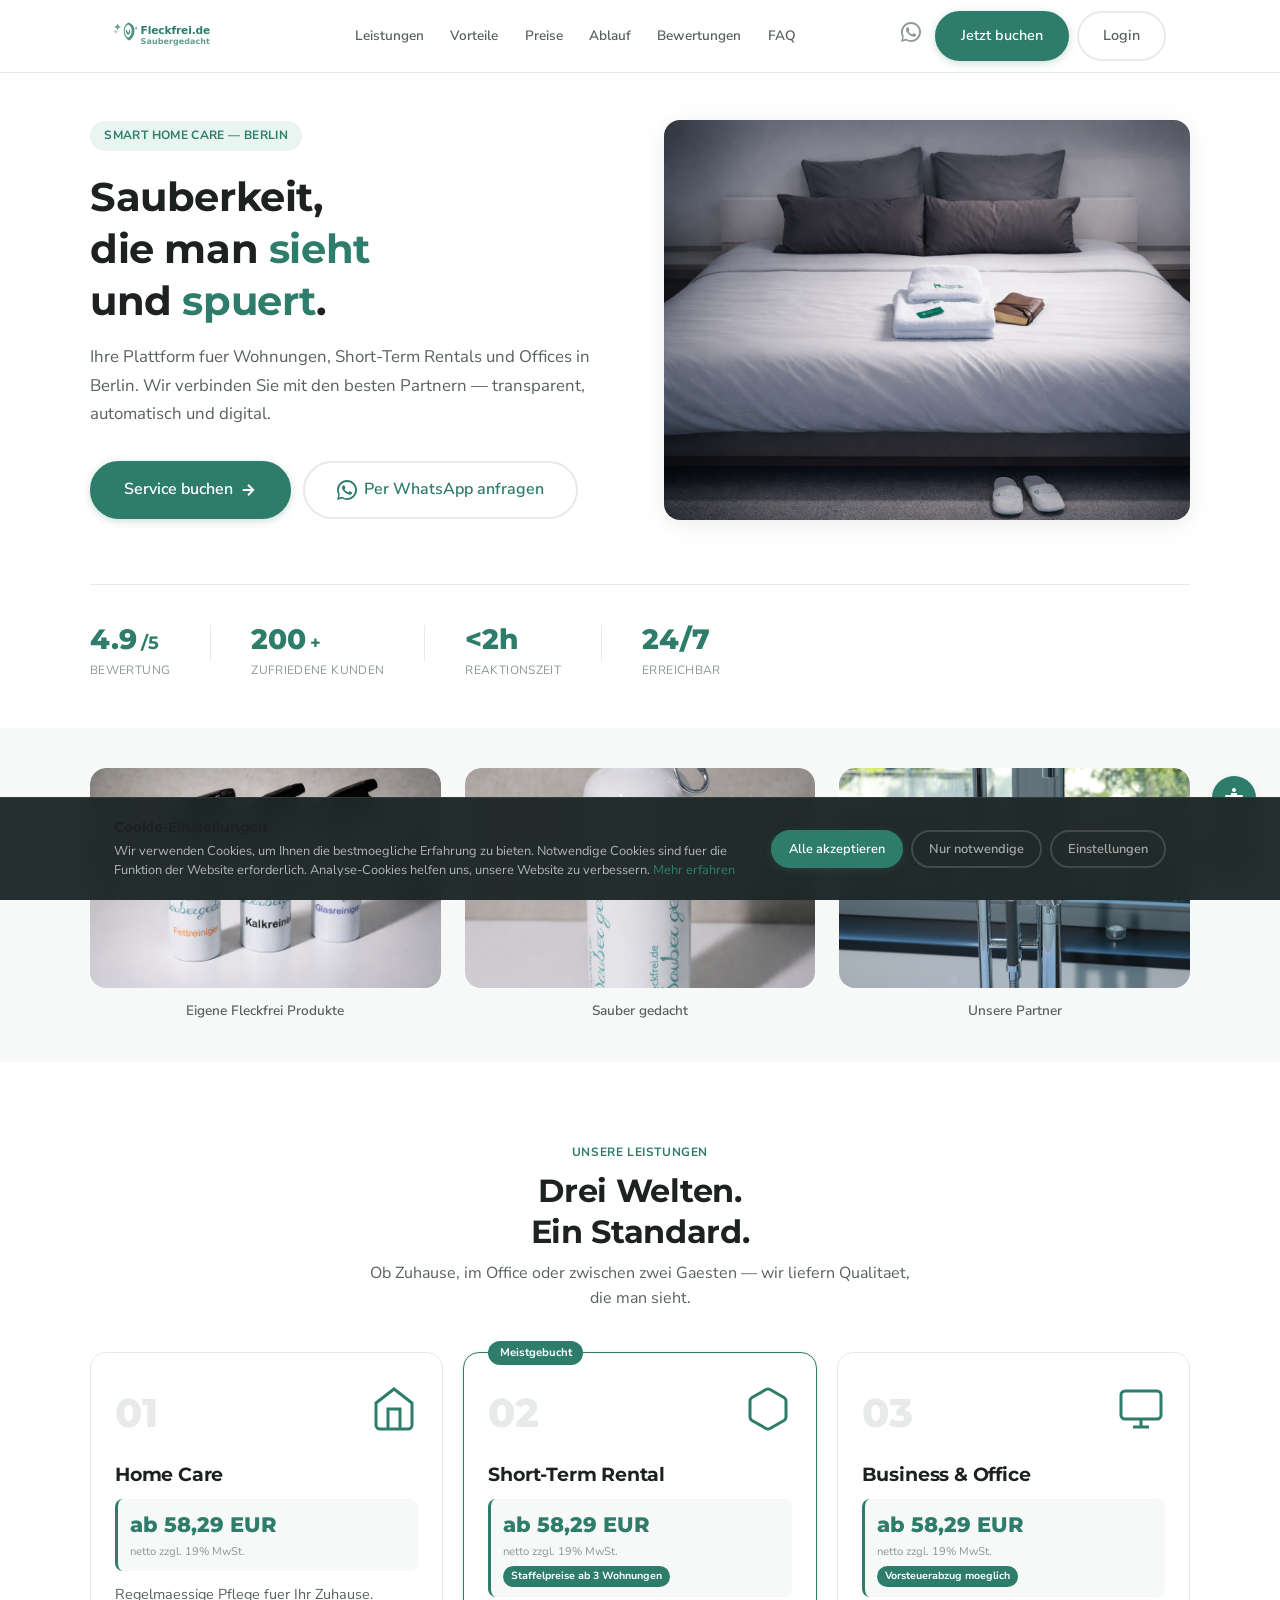
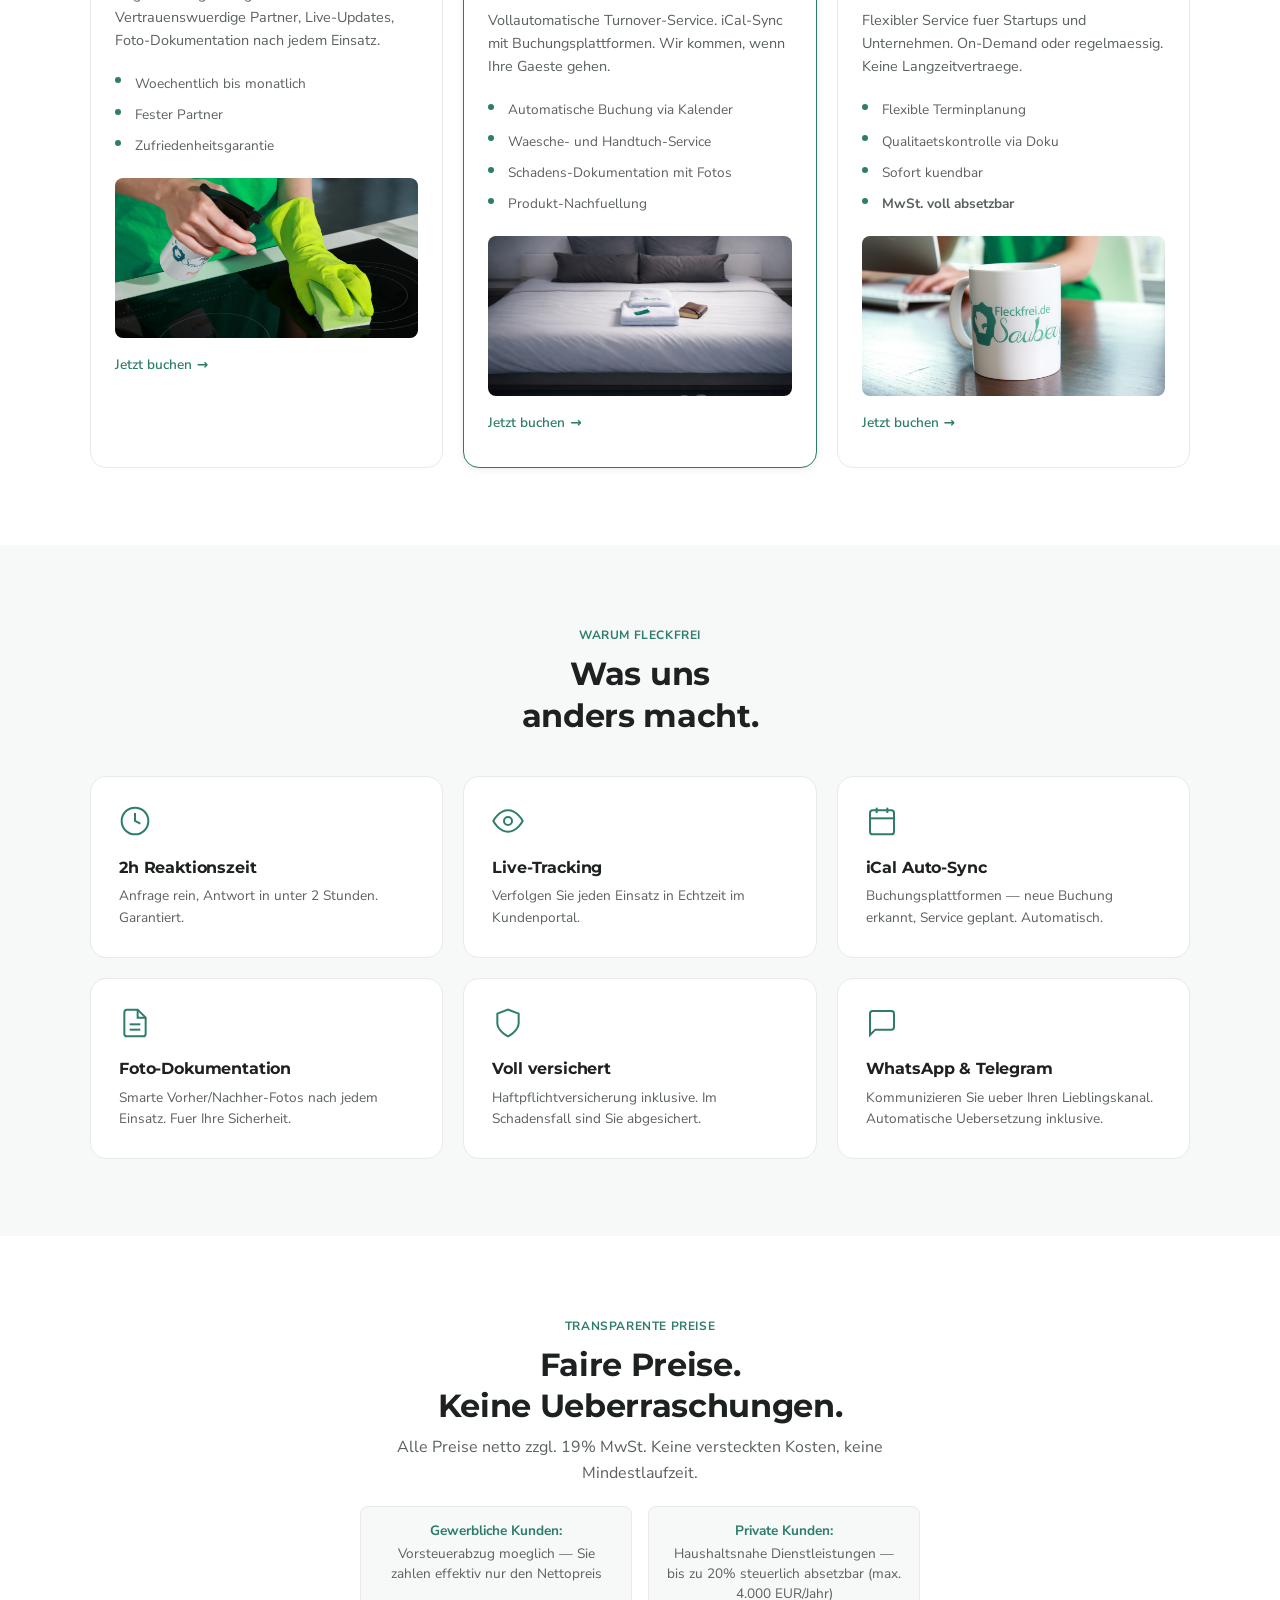
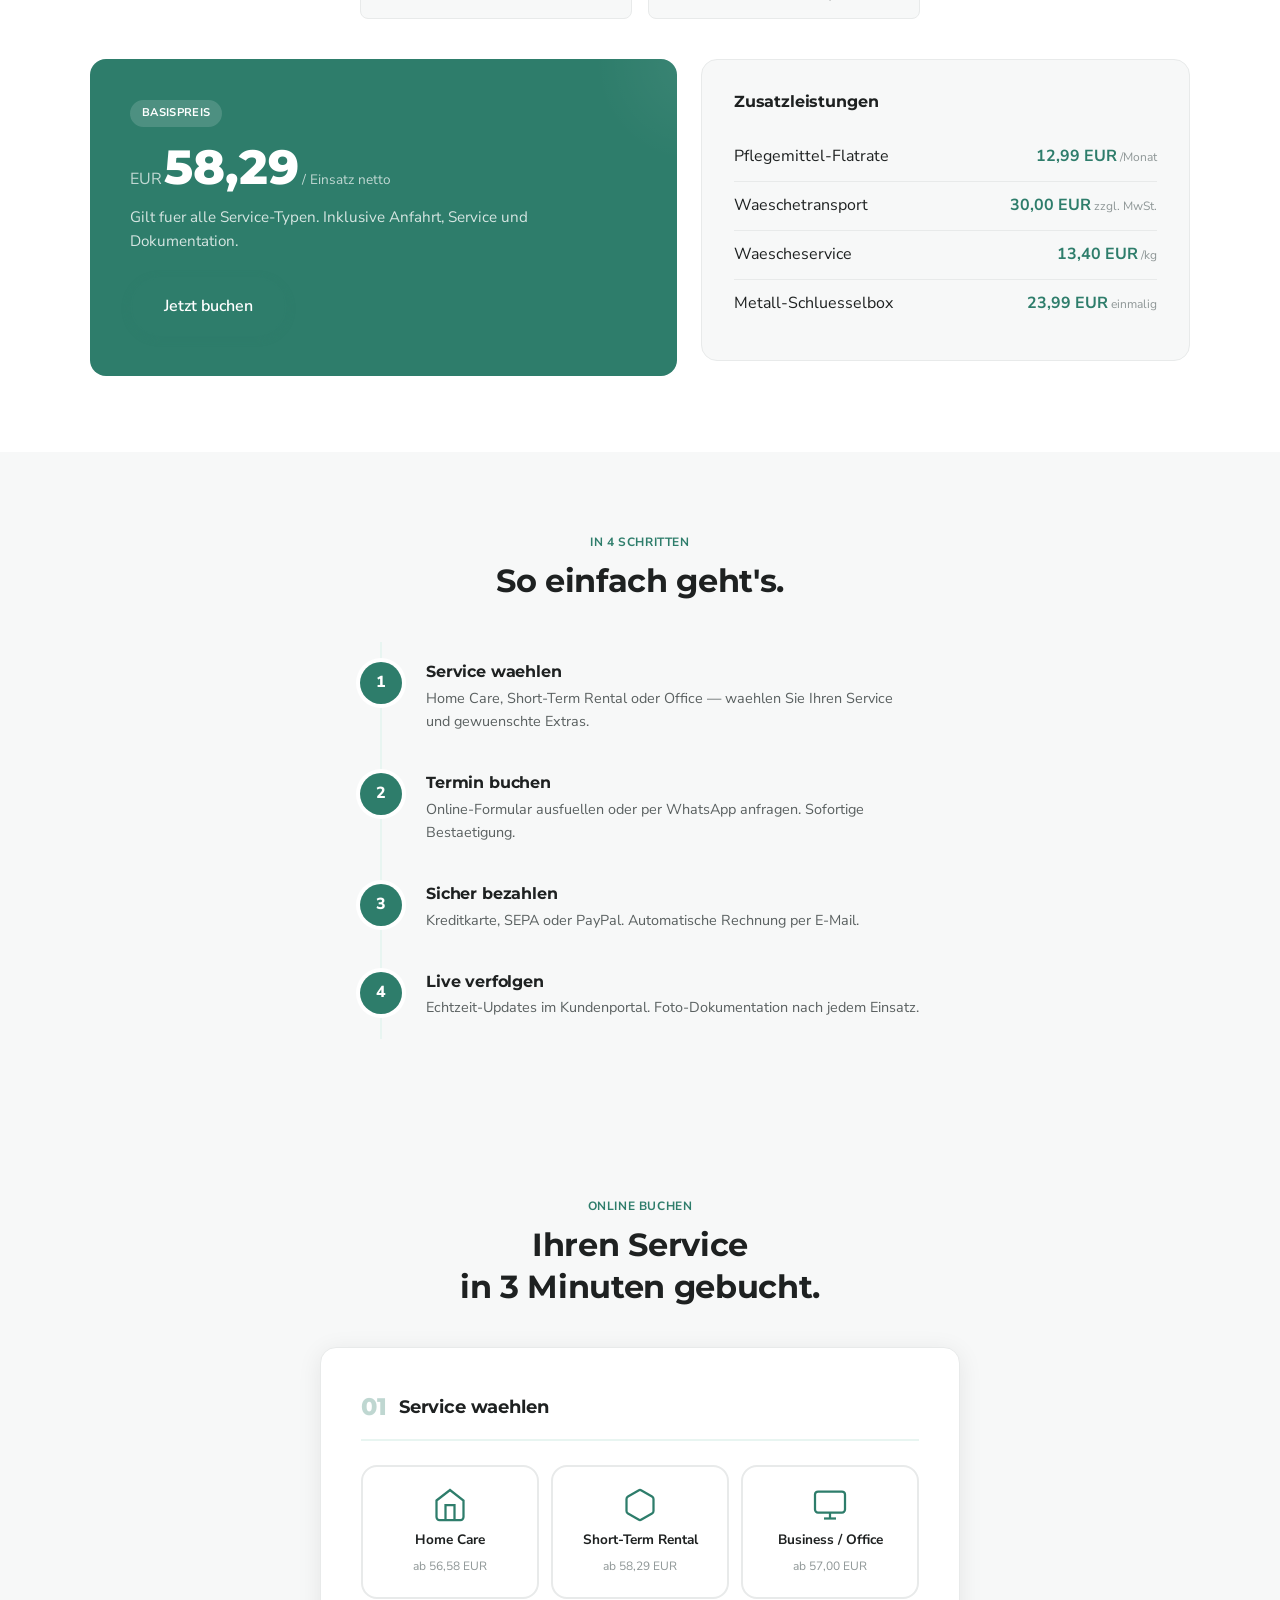
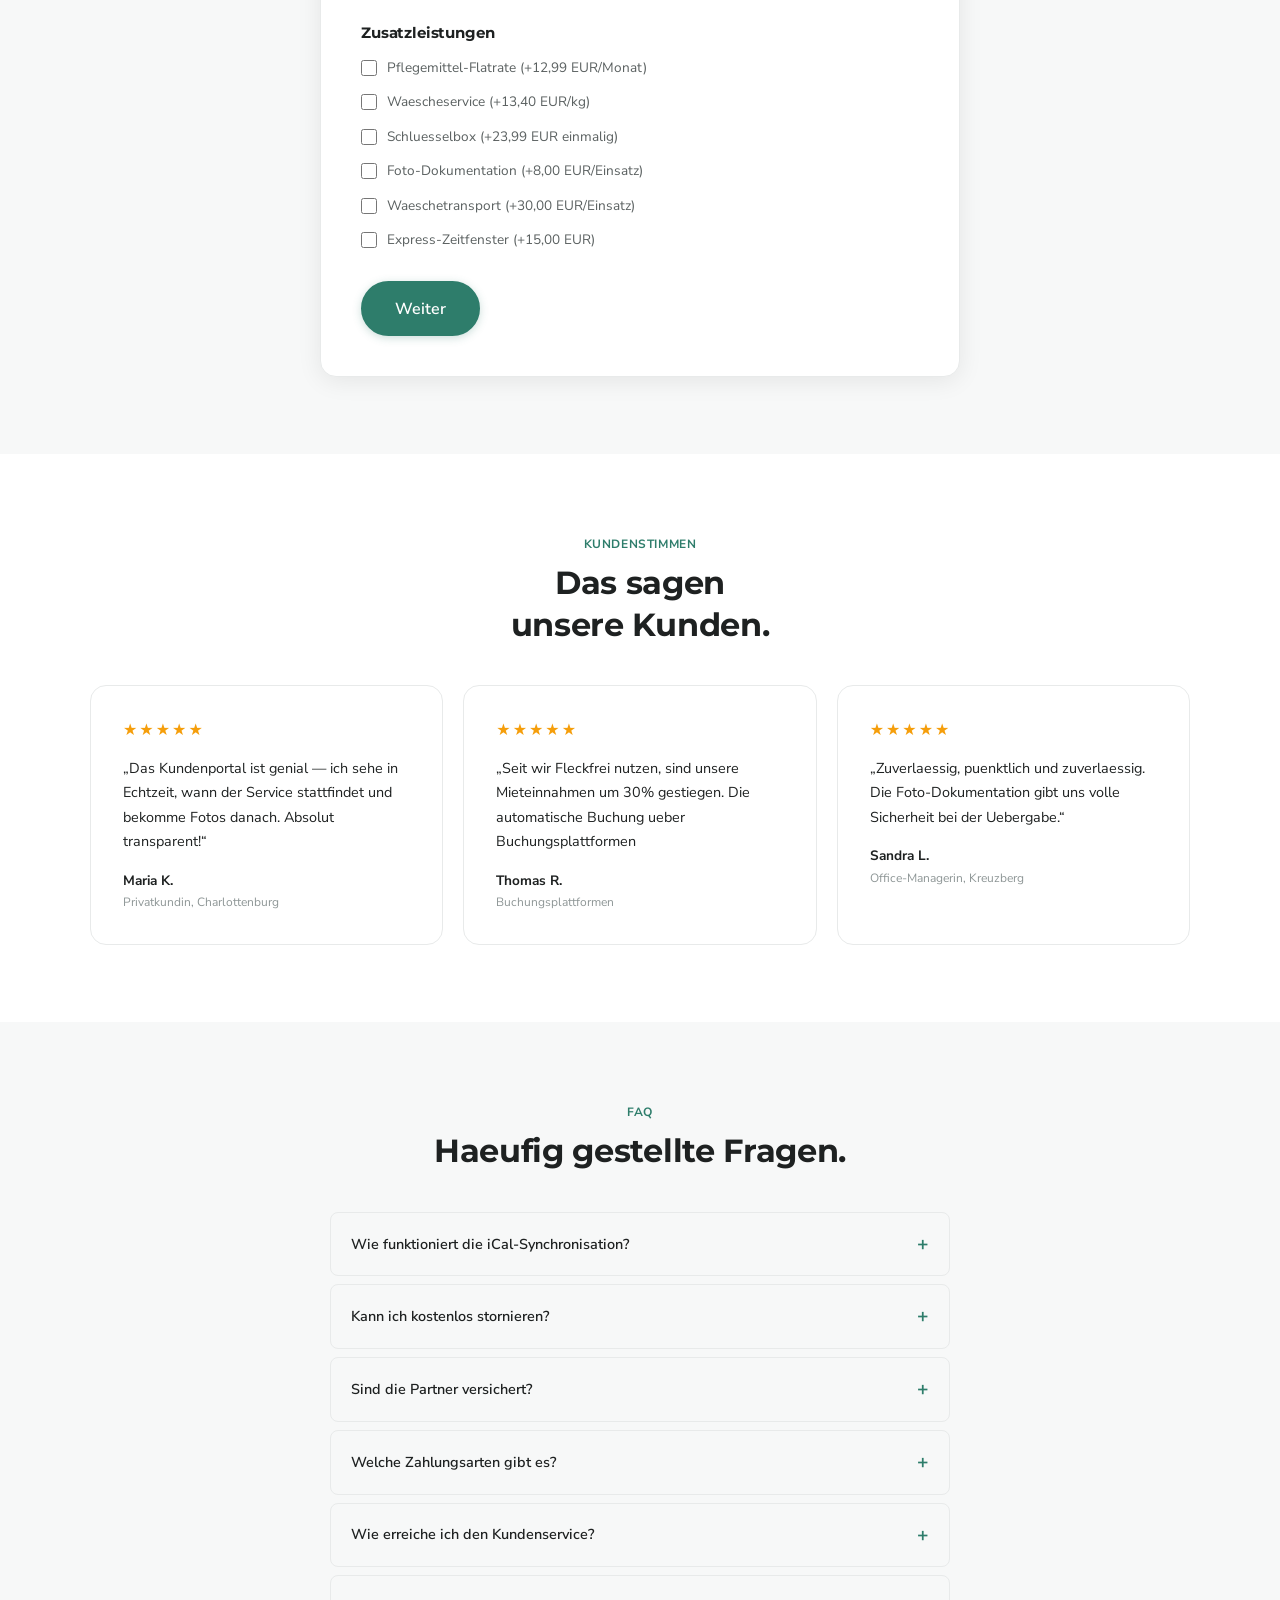
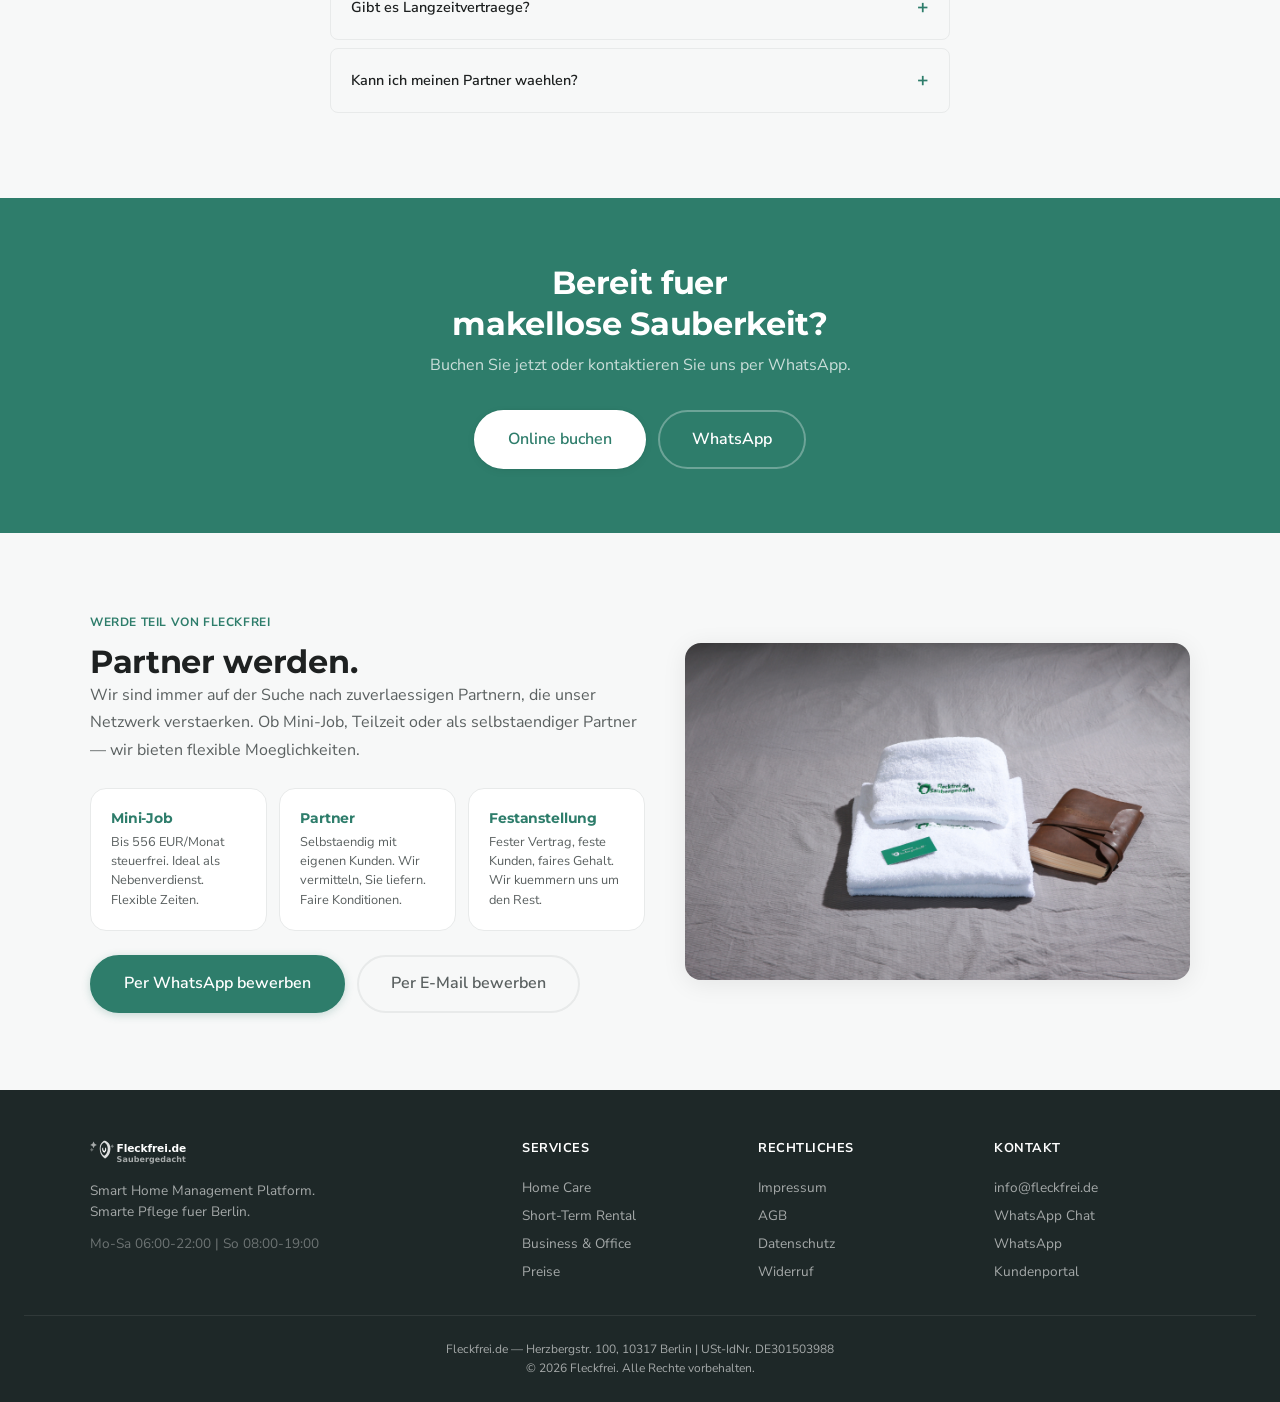
<file: website/index.html>
<!DOCTYPE html>
<html lang="de">
<head>
  <meta charset="utf-8"/>
  <meta name="viewport" content="width=device-width,initial-scale=1"/>
  <title>Fleckfrei — Smart Home Care Berlin | Smart. Sauber. Zuverlaessig.</title>
  <meta name="description" content="Fleckfrei — Home Care Service in Berlin fuer Wohnungen, Short-Term Rentals und Offices. Online buchen, live verfolgen. Ab 58,29 EUR netto."/>
  <meta name="keywords" content="Home Care Berlin, Smart Home Management, Buchungsplattformen"/>
  <meta name="robots" content="index,follow"/>
  <meta name="author" content="Fleckfrei"/>
  <meta name="theme-color" content="#2E7D6B"/>
  <link rel="canonical" href="https://fleckfrei.de/"/>

  <!-- Open Graph -->
  <meta property="og:title" content="Fleckfrei — Smart Home Care Berlin"/>
  <meta property="og:description" content="Berlins smartester Home Care Service. Online buchen, live verfolgen. Ab 58,29 EUR."/>
  <meta property="og:url" content="https://fleckfrei.de/"/>
  <meta property="og:type" content="website"/>
  <meta property="og:locale" content="de_DE"/>
  <meta property="og:site_name" content="Fleckfrei"/>

  <!-- Twitter Card -->
  <meta name="twitter:card" content="summary_large_image"/>
  <meta name="twitter:title" content="Fleckfrei — Smart Home Care Berlin"/>
  <meta name="twitter:description" content="Smart Home Care ab 58,29 EUR. Online buchen."/>
  <meta name="twitter:image" content="https://fleckfrei.de/img/hero-bed.png"/>
  <meta property="og:image:width" content="1200"/>
  <meta property="og:image:height" content="630"/>
  <meta property="og:image:type" content="image/png"/>
  <meta name="apple-mobile-web-app-capable" content="yes"/>
  <meta name="apple-mobile-web-app-title" content="Fleckfrei"/>
  <meta name="format-detection" content="telephone=no"/>
  <meta name="referrer" content="strict-origin-when-cross-origin"/>

  <!-- Structured Data -->
  <script type="application/ld+json">
  {
    "@context":"https://schema.org",
    "@type":"LocalBusiness",
    "name":"Fleckfrei",
    "description":"Smart Home Care fuer Wohnungen, Short-Term Rentals und Offices in Berlin",
    "url":"https://fleckfrei.de",
    "telephone":"",
    "email":"info@fleckfrei.de",
    "address":{"@type":"PostalAddress","streetAddress":"Herzbergstr. 100","addressLocality":"Berlin","postalCode":"10317","addressCountry":"DE"},
    "geo":{"@type":"GeoCoordinates","latitude":"52.5200","longitude":"13.4050"},
    "priceRange":"$$",
    "currenciesAccepted":"EUR",
    "paymentAccepted":"Kreditkarte, SEPA, PayPal",
    "areaServed":{"@type":"City","name":"Berlin"},
    "openingHoursSpecification":[
      {"@type":"OpeningHoursSpecification","dayOfWeek":["Monday","Tuesday","Wednesday","Thursday","Friday","Saturday"],"opens":"06:00","closes":"22:00"},
      {"@type":"OpeningHoursSpecification","dayOfWeek":"Sunday","opens":"08:00","closes":"19:00"}
    ],
    "aggregateRating":{"@type":"AggregateRating","ratingValue":"4.9","reviewCount":"200","bestRating":"5"},
    "sameAs":["https://wa.me/message/OVHQQCZT7WYAH1"]
  }
  </script>
  <script type="application/ld+json">
  {
    "@context":"https://schema.org",
    "@type":"Service",
    "serviceType":"Smart Home Care",
    "provider":{"@type":"LocalBusiness","name":"Fleckfrei"},
    "areaServed":{"@type":"City","name":"Berlin"},
    "hasOfferCatalog":{
      "@type":"OfferCatalog",
      "name":"Home Care Services",
      "itemListElement":[
        {"@type":"Offer","itemOffered":{"@type":"Service","name":"Home Care"},"price":"58.29","priceCurrency":"EUR"},
        {"@type":"Offer","itemOffered":{"@type":"Service","name":"Short-Term Rental Service"},"price":"58.29","priceCurrency":"EUR"},
        {"@type":"Offer","itemOffered":{"@type":"Service","name":"Business Service"},"price":"58.29","priceCurrency":"EUR"}
      ]
    }
  }
  </script>

  <link rel="icon" href="img/logo/favicon.svg"/>
  <meta property="og:image" content="https://fleckfrei.de/img/hero-bed.png"/>
  <link rel="preconnect" href="https://fonts.googleapis.com"/>
  <link rel="preconnect" href="https://fonts.gstatic.com" crossorigin/>
  <link href="https://fonts.googleapis.com/css2?family=Inter:wght@300;400;500;600;700;800;900&family=Playfair+Display:wght@600;700;800&display=swap" rel="stylesheet"/>
  <!-- PayPal SDK — replace CLIENT_ID with your PayPal client ID -->
  <script type="application/ld+json">
  {"@context":"https://schema.org","@type":"FAQPage","mainEntity":[
  {"@type":"Question","name":"Wie funktioniert die iCal-Synchronisation?","acceptedAnswer":{"@type":"Answer","text":"Verbinden Sie Ihren Kalender. Neue Buchungen werden automatisch erkannt und ein Service wird eingeplant."}},
  {"@type":"Question","name":"Kann ich kostenlos stornieren?","acceptedAnswer":{"@type":"Answer","text":"Ja, bis 2 Stunden vor dem Termin kostenfrei."}},
  {"@type":"Question","name":"Sind die Partner versichert?","acceptedAnswer":{"@type":"Answer","text":"Ja, alle Partner sind voll haftpflichtversichert."}},
  {"@type":"Question","name":"Welche Zahlungsarten gibt es?","acceptedAnswer":{"@type":"Answer","text":"Kreditkarte, Debitkarte, SEPA-Lastschrift und PayPal."}},
  {"@type":"Question","name":"Gibt es Langzeitvertraege?","acceptedAnswer":{"@type":"Answer","text":"Nein. Alle Services sind flexibel und jederzeit kuendbar."}}
  ]}
  </script>
  <link rel="stylesheet" href="css/fleckfrei-v2.css"/>
</head>
<body>

<!-- PRELOADER -->
<div class="preloader" id="preloader">
  <div class="preloader__logo" style="color:#fff;font-size:2rem;font-weight:800">fleckfrei.</div>
</div>

<!-- NAVBAR -->
<nav class="nav" id="nav">
  <div class="nav__inner">
    <a href="/" class="logo">
      <img src="img/logo/logo-nav.svg" alt="fleckfrei" class="logo__img" width="160" height="36"/>
    </a>
    <div class="nav__menu" id="navMenu">
      <a href="#leistungen">Leistungen</a>
      <a href="#vorteile">Vorteile</a>
      <a href="#preise">Preise</a>
      <a href="#ablauf">Ablauf</a>
      <a href="#bewertungen">Bewertungen</a>
      <a href="#faq">FAQ</a>
    </div>
    <div class="nav__right">
      <a href="https://wa.me/message/OVHQQCZT7WYAH1" class="nav__wa" target="_blank" aria-label="WhatsApp">
        <svg width="20" height="20" viewBox="0 0 24 24" fill="currentColor"><path d="M17.472 14.382c-.297-.149-1.758-.867-2.03-.967-.273-.099-.471-.148-.67.15-.197.297-.767.966-.94 1.164-.173.199-.347.223-.644.075-.297-.15-1.255-.463-2.39-1.475-.883-.788-1.48-1.761-1.653-2.059-.173-.297-.018-.458.13-.606.134-.133.298-.347.446-.52.149-.174.198-.298.298-.497.099-.198.05-.371-.025-.52-.075-.149-.669-1.612-.916-2.207-.242-.579-.487-.5-.669-.51-.173-.008-.371-.01-.57-.01-.198 0-.52.074-.792.372-.272.297-1.04 1.016-1.04 2.479 0 1.462 1.065 2.875 1.213 3.074.149.198 2.096 3.2 5.077 4.487.709.306 1.262.489 1.694.625.712.227 1.36.195 1.871.118.571-.085 1.758-.719 2.006-1.413.248-.694.248-1.289.173-1.413-.074-.124-.272-.198-.57-.347z"/><path d="M12 0C5.373 0 0 5.373 0 12c0 2.138.56 4.143 1.54 5.886L0 24l6.304-1.654A11.955 11.955 0 0012 24c6.627 0 12-5.373 12-12S18.627 0 12 0zm0 21.75c-1.97 0-3.839-.53-5.455-1.45l-.39-.232-3.744.982.999-3.648-.254-.404A9.715 9.715 0 012.25 12 9.75 9.75 0 0112 2.25 9.75 9.75 0 0121.75 12 9.75 9.75 0 0112 21.75z"/></svg>
      </a>
      <a href="#buchen" class="btn btn--cta">Jetzt buchen</a>
      <a href="https://app.fleckfrei.de" class="btn btn--glass" target="_blank" rel="noopener noreferrer">Login</a>
      <button class="burger" id="burger" aria-label="Menu"><span></span><span></span><span></span></button>
    </div>
  </div>
</nav>

<!-- HERO -->
<header class="hero">
  <div class="hero__bg"></div>
  <div class="hero__inner">
    <div class="hero__content" data-animate="fade-up">
      <div class="hero__eyebrow">Smart Home Care &mdash; Berlin</div>
      <h1>Sauberkeit,<br/>die man <em>sieht</em><br/>und <em>spuert</em>.</h1>
      <p class="hero__lead">Ihre Plattform fuer Wohnungen, Short-Term Rentals und Offices in Berlin. Wir verbinden Sie mit den besten Partnern — transparent, automatisch und digital.</p>
      <div class="hero__actions">
        <a href="#buchen" class="btn btn--cta btn--xl">
          Service buchen
          <svg width="18" height="18" viewBox="0 0 24 24" fill="none" stroke="currentColor" stroke-width="2.5"><path d="M5 12h14M12 5l7 7-7 7"/></svg>
        </a>
        <a href="https://wa.me/message/OVHQQCZT7WYAH1" class="btn btn--wa btn--xl" target="_blank" rel="noopener noreferrer">
          <svg width="20" height="20" viewBox="0 0 24 24" fill="currentColor"><path d="M17.472 14.382c-.297-.149-1.758-.867-2.03-.967-.273-.099-.471-.148-.67.15-.197.297-.767.966-.94 1.164-.173.199-.347.223-.644.075-.297-.15-1.255-.463-2.39-1.475-.883-.788-1.48-1.761-1.653-2.059-.173-.297-.018-.458.13-.606.134-.133.298-.347.446-.52.149-.174.198-.298.298-.497.099-.198.05-.371-.025-.52-.075-.149-.669-1.612-.916-2.207-.242-.579-.487-.5-.669-.51-.173-.008-.371-.01-.57-.01-.198 0-.52.074-.792.372-.272.297-1.04 1.016-1.04 2.479 0 1.462 1.065 2.875 1.213 3.074.149.198 2.096 3.2 5.077 4.487.709.306 1.262.489 1.694.625.712.227 1.36.195 1.871.118.571-.085 1.758-.719 2.006-1.413.248-.694.248-1.289.173-1.413-.074-.124-.272-.198-.57-.347z"/><path d="M12 0C5.373 0 0 5.373 0 12c0 2.138.56 4.143 1.54 5.886L0 24l6.304-1.654A11.955 11.955 0 0012 24c6.627 0 12-5.373 12-12S18.627 0 12 0zm0 21.75c-1.97 0-3.839-.53-5.455-1.45l-.39-.232-3.744.982.999-3.648-.254-.404A9.715 9.715 0 012.25 12 9.75 9.75 0 0112 2.25 9.75 9.75 0 0121.75 12 9.75 9.75 0 0112 21.75z"/></svg>
          Per WhatsApp anfragen
        </a>
      </div>
    </div>
    <div class="hero__image" data-animate="fade-up" data-delay="100">
      <img src="img/hero-bed.png" alt="Fleckfrei - Zuverlaessig vorbereitetes Hotelbett mit gebrandeten Handtuechern" width="600" height="400" loading="eager"/>
    </div>
    <div class="hero__metrics" data-animate="fade-up" data-delay="200">
      <div class="metric">
        <span class="metric__value" data-count="4.9">0</span>
        <span class="metric__unit">/5</span>
        <span class="metric__label">Bewertung</span>
      </div>
      <div class="metric__divider"></div>
      <div class="metric">
        <span class="metric__value" data-count="200">0</span>
        <span class="metric__unit">+</span>
        <span class="metric__label">Zufriedene Kunden</span>
      </div>
      <div class="metric__divider"></div>
      <div class="metric">
        <span class="metric__value">&lt;2h</span>
        <span class="metric__label">Reaktionszeit</span>
      </div>
      <div class="metric__divider"></div>
      <div class="metric">
        <span class="metric__value">24/7</span>
        <span class="metric__label">Erreichbar</span>
      </div>
    </div>
  </div>
  <div class="hero__scroll">
    <span>Mehr entdecken</span>
    <div class="hero__scroll-line"></div>
  </div>
</header>

<!-- PRODUKTE SHOWCASE -->
<section class="showcase">
  <div class="showcase__inner">
    <div class="showcase__item" data-animate="fade-up">
      <img src="img/produkte.png" alt="Fleckfrei eigene Pflegeprodukte - Fettloeser, Kalkloeser, Glasloeser" width="400" height="300" loading="lazy"/>
      <span>Eigene Fleckfrei Produkte</span>
    </div>
    <div class="showcase__item" data-animate="fade-up" data-delay="100">
      <img src="img/flasche.png" alt="Fleckfrei Trinkflasche - Sauber gedacht" width="300" height="400" loading="lazy"/>
      <span>Sauber gedacht</span>
    </div>
    <div class="showcase__item" data-animate="fade-up" data-delay="200">
      <img src="img/arbeit-3.jpg" alt="Fleckfrei Partner bei der Arbeit" width="400" height="300" loading="lazy"/>
      <span>Unsere Partner</span>
    </div>
  </div>
</section>


<!-- LEISTUNGEN -->
<section class="section" id="leistungen">
  <div class="section__inner">
    <div class="section__header" data-animate="fade-up">
      <span class="label">Unsere Leistungen</span>
      <h2>Drei Welten.<br/>Ein Standard.</h2>
      <p class="section__sub">Ob Zuhause, im Office oder zwischen zwei Gaesten — wir liefern Qualitaet, die man sieht.</p>
    </div>

    <div class="services-grid">
      <article class="service-card" data-animate="fade-up">
        <div class="service-card__visual">
          <div class="service-card__num">01</div>
          <div class="service-card__icon">
            <svg width="48" height="48" viewBox="0 0 24 24" fill="none" stroke="currentColor" stroke-width="1.5"><path d="M3 9l9-7 9 7v11a2 2 0 01-2 2H5a2 2 0 01-2-2z"/><polyline points="9 22 9 12 15 12 15 22"/></svg>
          </div>
        </div>
        <h3>Home Care</h3>
        <div class="service-card__price">
          <span class="service-card__amount" data-type="private">ab 58,29 EUR</span>
          <span class="service-card__vat">netto zzgl. 19% MwSt.</span>
        </div>
        <p>Regelmaessige Pflege fuer Ihr Zuhause. Vertrauenswuerdige Partner, Live-Updates, Foto-Dokumentation nach jedem Einsatz.</p>
        <ul>
          <li>Woechentlich bis monatlich</li>
          <li>Fester Partner</li>
          <li>Zufriedenheitsgarantie</li>
        </ul>
        <img src="img/kueche.jpg" alt="Fleckfrei Kuechenpflege" class="service-card__img" loading="lazy"/>
        <a href="#buchen" class="service-card__link">Jetzt buchen <span>&rarr;</span></a>
      </article>

      <article class="service-card service-card--featured" data-animate="fade-up" data-delay="100">
        <div class="service-card__badge">Meistgebucht</div>
        <div class="service-card__visual">
          <div class="service-card__num">02</div>
          <div class="service-card__icon">
            <svg width="48" height="48" viewBox="0 0 24 24" fill="none" stroke="currentColor" stroke-width="1.5"><path d="M21 16V8a2 2 0 00-1-1.73l-7-4a2 2 0 00-2 0l-7 4A2 2 0 003 8v8a2 2 0 001 1.73l7 4a2 2 0 002 0l7-4A2 2 0 0021 16z"/></svg>
          </div>
        </div>
        <h3>Short-Term Rental</h3>
        <div class="service-card__price">
          <span class="service-card__amount" data-type="str">ab 58,29 EUR</span>
          <span class="service-card__vat">netto zzgl. 19% MwSt.</span>
          <span class="service-card__vat-badge">Staffelpreise ab 3 Wohnungen</span>
        </div>
        <p>Vollautomatische Turnover-Service. iCal-Sync mit Buchungsplattformen. Wir kommen, wenn Ihre Gaeste gehen.</p>
        <ul>
          <li>Automatische Buchung via Kalender</li>
          <li>Waesche- und Handtuch-Service</li>
          <li>Schadens-Dokumentation mit Fotos</li>
          <li>Produkt-Nachfuellung</li>
        </ul>
        <img src="img/hero-bed.png" alt="Short-Term Rental Service" class="service-card__img" loading="lazy"/>
        <a href="#buchen" class="service-card__link">Jetzt buchen <span>&rarr;</span></a>
      </article>

      <article class="service-card" data-animate="fade-up" data-delay="200">
        <div class="service-card__visual">
          <div class="service-card__num">03</div>
          <div class="service-card__icon">
            <svg width="48" height="48" viewBox="0 0 24 24" fill="none" stroke="currentColor" stroke-width="1.5"><rect x="2" y="3" width="20" height="14" rx="2" ry="2"/><line x1="8" y1="21" x2="16" y2="21"/><line x1="12" y1="17" x2="12" y2="21"/></svg>
          </div>
        </div>
        <h3>Business &amp; Office</h3>
        <div class="service-card__price">
          <span class="service-card__amount" data-type="office">ab 58,29 EUR</span>
          <span class="service-card__vat">netto zzgl. 19% MwSt.</span>
          <span class="service-card__vat-badge">Vorsteuerabzug moeglich</span>
        </div>
        <p>Flexibler Service fuer Startups und Unternehmen. On-Demand oder regelmaessig. Keine Langzeitvertraege.</p>
        <ul>
          <li>Flexible Terminplanung</li>
          <li>Qualitaetskontrolle via Doku</li>
          <li>Sofort kuendbar</li>
          <li><strong>MwSt. voll absetzbar</strong></li>
        </ul>
        <img src="img/buero.jpg" alt="Fleckfrei Business Service" class="service-card__img" loading="lazy"/>
        <a href="#buchen" class="service-card__link">Jetzt buchen <span>&rarr;</span></a>
      </article>
    </div>
  </div>
</section>

<!-- VORTEILE -->
<section class="section section--dark" id="vorteile">
  <div class="section__inner">
    <div class="section__header" data-animate="fade-up">
      <span class="label label--light">Warum Fleckfrei</span>
      <h2>Was uns<br/>anders macht.</h2>
    </div>
    <div class="features-grid">
      <div class="feature" data-animate="fade-up">
        <div class="feature__icon">
          <svg width="32" height="32" viewBox="0 0 24 24" fill="none" stroke="currentColor" stroke-width="1.5"><circle cx="12" cy="12" r="10"/><path d="M12 6v6l4 2"/></svg>
        </div>
        <h4>2h Reaktionszeit</h4>
        <p>Anfrage rein, Antwort in unter 2 Stunden. Garantiert.</p>
      </div>
      <div class="feature" data-animate="fade-up" data-delay="50">
        <div class="feature__icon">
          <svg width="32" height="32" viewBox="0 0 24 24" fill="none" stroke="currentColor" stroke-width="1.5"><path d="M1 12s4-8 11-8 11 8 11 8-4 8-11 8-11-8-11-8z"/><circle cx="12" cy="12" r="3"/></svg>
        </div>
        <h4>Live-Tracking</h4>
        <p>Verfolgen Sie jeden Einsatz in Echtzeit im Kundenportal.</p>
      </div>
      <div class="feature" data-animate="fade-up" data-delay="100">
        <div class="feature__icon">
          <svg width="32" height="32" viewBox="0 0 24 24" fill="none" stroke="currentColor" stroke-width="1.5"><rect x="3" y="4" width="18" height="18" rx="2" ry="2"/><line x1="16" y1="2" x2="16" y2="6"/><line x1="8" y1="2" x2="8" y2="6"/><line x1="3" y1="10" x2="21" y2="10"/></svg>
        </div>
        <h4>iCal Auto-Sync</h4>
        <p>Buchungsplattformen — neue Buchung erkannt, Service geplant. Automatisch.</p>
      </div>
      <div class="feature" data-animate="fade-up" data-delay="150">
        <div class="feature__icon">
          <svg width="32" height="32" viewBox="0 0 24 24" fill="none" stroke="currentColor" stroke-width="1.5"><path d="M14 2H6a2 2 0 00-2 2v16a2 2 0 002 2h12a2 2 0 002-2V8z"/><polyline points="14 2 14 8 20 8"/><line x1="16" y1="13" x2="8" y2="13"/><line x1="16" y1="17" x2="8" y2="17"/></svg>
        </div>
        <h4>Foto-Dokumentation</h4>
        <p>Smarte Vorher/Nachher-Fotos nach jedem Einsatz. Fuer Ihre Sicherheit.</p>
      </div>
      <div class="feature" data-animate="fade-up" data-delay="200">
        <div class="feature__icon">
          <svg width="32" height="32" viewBox="0 0 24 24" fill="none" stroke="currentColor" stroke-width="1.5"><path d="M12 22s8-4 8-10V5l-8-3-8 3v7c0 6 8 10 8 10z"/></svg>
        </div>
        <h4>Voll versichert</h4>
        <p>Haftpflichtversicherung inklusive. Im Schadensfall sind Sie abgesichert.</p>
      </div>
      <div class="feature" data-animate="fade-up" data-delay="250">
        <div class="feature__icon">
          <svg width="32" height="32" viewBox="0 0 24 24" fill="none" stroke="currentColor" stroke-width="1.5"><path d="M21 15a2 2 0 01-2 2H7l-4 4V5a2 2 0 012-2h14a2 2 0 012 2z"/></svg>
        </div>
        <h4>WhatsApp &amp; Telegram</h4>
        <p>Kommunizieren Sie ueber Ihren Lieblingskanal. Automatische Uebersetzung inklusive.</p>
      </div>
    </div>
  </div>
</section>

<!-- PREISE -->
<section class="section" id="preise">
  <div class="section__inner">
    <div class="section__header" data-animate="fade-up">
      <span class="label">Transparente Preise</span>
      <h2>Faire Preise.<br/>Keine Ueberraschungen.</h2>
      <p class="section__sub">Alle Preise netto zzgl. 19% MwSt. Keine versteckten Kosten, keine Mindestlaufzeit.</p>
      <div class="vat-info">
        <div class="vat-info__item">
          <strong>Gewerbliche Kunden:</strong> Vorsteuerabzug moeglich — Sie zahlen effektiv nur den Nettopreis
        </div>
        <div class="vat-info__item">
          <strong>Private Kunden:</strong> Haushaltsnahe Dienstleistungen — bis zu 20% steuerlich absetzbar (max. 4.000 EUR/Jahr)
        </div>
      </div>
    </div>
    <div class="pricing" data-animate="fade-up">
      <div class="pricing__main">
        <div class="pricing__highlight">
          <span class="pricing__badge">Basispreis</span>
          <div class="pricing__amount">
            <span class="pricing__currency">EUR</span>
            <span class="pricing__number">58,29</span>
            <span class="pricing__period">/ Einsatz netto</span>
          </div>
          <p>Gilt fuer alle Service-Typen. Inklusive Anfahrt, Service und Dokumentation.</p>
          <a href="#buchen" class="btn btn--cta btn--xl" style="margin-top:1.5rem">Jetzt buchen</a>
        </div>
      </div>
      <div class="pricing__extras">
        <h4>Zusatzleistungen</h4>
        <div class="pricing__item">
          <span>Pflegemittel-Flatrate</span>
          <span class="pricing__item-price">12,99 EUR<small>/Monat</small></span>
        </div>
        <div class="pricing__item">
          <span>Waeschetransport</span>
          <span class="pricing__item-price">30,00 EUR<small>zzgl. MwSt.</small></span>
        </div>
        <div class="pricing__item">
          <span>Waescheservice</span>
          <span class="pricing__item-price">13,40 EUR<small>/kg</small></span>
        </div>
        <div class="pricing__item">
          <span>Metall-Schluesselbox</span>
          <span class="pricing__item-price">23,99 EUR<small>einmalig</small></span>
        </div>
      </div>
    </div>
  </div>
</section>

<!-- ABLAUF -->
<section class="section section--alt" id="ablauf">
  <div class="section__inner">
    <div class="section__header" data-animate="fade-up">
      <span class="label">In 4 Schritten</span>
      <h2>So einfach geht's.</h2>
    </div>
    <div class="timeline">
      <div class="timeline__step" data-animate="fade-up">
        <div class="timeline__marker">1</div>
        <div class="timeline__content">
          <h4>Service waehlen</h4>
          <p>Home Care, Short-Term Rental oder Office — waehlen Sie Ihren Service und gewuenschte Extras.</p>
        </div>
      </div>
      <div class="timeline__step" data-animate="fade-up" data-delay="100">
        <div class="timeline__marker">2</div>
        <div class="timeline__content">
          <h4>Termin buchen</h4>
          <p>Online-Formular ausfuellen oder per WhatsApp anfragen. Sofortige Bestaetigung.</p>
        </div>
      </div>
      <div class="timeline__step" data-animate="fade-up" data-delay="200">
        <div class="timeline__marker">3</div>
        <div class="timeline__content">
          <h4>Sicher bezahlen</h4>
          <p>Kreditkarte, SEPA oder PayPal. Automatische Rechnung per E-Mail.</p>
        </div>
      </div>
      <div class="timeline__step" data-animate="fade-up" data-delay="300">
        <div class="timeline__marker">4</div>
        <div class="timeline__content">
          <h4>Live verfolgen</h4>
          <p>Echtzeit-Updates im Kundenportal. Foto-Dokumentation nach jedem Einsatz.</p>
        </div>
      </div>
    </div>
  </div>
</section>

<!-- BOOKING -->
<section class="section section--booking" id="buchen">
  <div class="section__inner">
    <div class="section__header" data-animate="fade-up">
      <span class="label">Online Buchen</span>
      <h2>Ihren Service<br/>in 3 Minuten gebucht.</h2>
    </div>
    <form class="book" id="bookingForm">
      <!-- Step 1 -->
      <div class="book__step active" data-step="1">
        <div class="book__step-header">
          <span class="book__step-num">01</span>
          <h3>Service waehlen</h3>
        </div>
        <div class="book__services">
          <label class="book__option">
            <input type="radio" name="service" value="privathaushalt" required/>
            <div class="book__option-card">
              <svg width="36" height="36" viewBox="0 0 24 24" fill="none" stroke="currentColor" stroke-width="1.5"><path d="M3 9l9-7 9 7v11a2 2 0 01-2 2H5a2 2 0 01-2-2z"/><polyline points="9 22 9 12 15 12 15 22"/></svg>
              <strong>Home Care</strong>
              <span class="book__dynamic-price" data-type="private">ab 56,58 EUR</span>
            </div>
          </label>
          <label class="book__option">
            <input type="radio" name="service" value="ferienwohnung"/>
            <div class="book__option-card">
              <svg width="36" height="36" viewBox="0 0 24 24" fill="none" stroke="currentColor" stroke-width="1.5"><path d="M21 16V8a2 2 0 00-1-1.73l-7-4a2 2 0 00-2 0l-7 4A2 2 0 003 8v8a2 2 0 001 1.73l7 4a2 2 0 002 0l7-4A2 2 0 0021 16z"/></svg>
              <strong>Short-Term Rental</strong>
              <span class="book__dynamic-price" data-type="str">ab 58,29 EUR</span>
            </div>
          </label>
          <label class="book__option">
            <input type="radio" name="service" value="buero"/>
            <div class="book__option-card">
              <svg width="36" height="36" viewBox="0 0 24 24" fill="none" stroke="currentColor" stroke-width="1.5"><rect x="2" y="3" width="20" height="14" rx="2"/><line x1="8" y1="21" x2="16" y2="21"/><line x1="12" y1="17" x2="12" y2="21"/></svg>
              <strong>Business / Office</strong>
              <span class="book__dynamic-price" data-type="office">ab 57,00 EUR</span>
            </div>
          </label>
        </div>
        <div class="book__extras">
          <h4>Zusatzleistungen</h4>
          <label class="book__check"><input type="checkbox" name="extras" value="pflegemittel"/><span>Pflegemittel-Flatrate (+12,99 EUR/Monat)</span></label>
          <label class="book__check"><input type="checkbox" name="extras" value="waesche"/><span>Waescheservice (+13,40 EUR/kg)</span></label>
          <label class="book__check"><input type="checkbox" name="extras" value="schluesselbox"/><span>Schluesselbox (+23,99 EUR einmalig)</span></label>
          <label class="book__check"><input type="checkbox" name="extras" value="fotodoku"/><span>Foto-Dokumentation (+8,00 EUR/Einsatz)</span></label>
          <label class="book__check"><input type="checkbox" name="extras" value="waeschetransport"/><span>Waeschetransport (+30,00 EUR/Einsatz)</span></label>
          <label class="book__check"><input type="checkbox" name="extras" value="expressSlot"/><span>Express-Zeitfenster (+15,00 EUR)</span></label>
        </div>
        <!-- Buchungsplattformen
        <div class="book__str-fields" id="strFields" style="display:none">
          <h4>Buchungsplattformen</h4>
          <div class="field" style="max-width:300px">
            <label>Anzahl Wohnungen</label>
            <input type="number" name="numProperties" value="1" min="1" max="50" placeholder="1"/>
            <small class="book__discount-hint" id="multiPropertyHint"></small>
          </div>
        </div>
        <!-- Live price preview -->
        <div class="book__price-preview" id="pricePreview" style="display:none">
          <div class="book__price-tag">
            <span>Geschaetzter Preis:</span>
            <strong id="livePrice">--</strong>
            <small>netto / Einsatz</small>
          </div>
        </div>
        <button type="button" class="btn btn--cta btn--xl book__next" onclick="goStep(2)">Weiter</button>
      </div>

      <!-- Step 2 -->
      <div class="book__step" data-step="2">
        <div class="book__step-header">
          <span class="book__step-num">02</span>
          <h3>Ihre Daten</h3>
        </div>
        <div class="book__grid">
          <div class="field"><label>Vor- und Nachname *</label><input type="text" name="name" autocomplete="name" required placeholder="Max Mustermann"/></div>
          <div class="field"><label>E-Mail *</label><input type="email" name="email" autocomplete="email" required placeholder="max@beispiel.de"/></div>
          <div class="field"><label>Telefon *</label><input type="tel" name="phone" autocomplete="tel" pattern="^\+?[0-9\s\-()]{7,}$" required placeholder="+49 170 1234567"/></div>
          <div class="field"><label>Adresse *</label><input type="text" name="address" autocomplete="street-address" required placeholder="Musterstr. 12, 10115 Berlin"/></div>
          <div class="field"><label>Flaeche (m2) *</label><input type="number" name="sqm" required placeholder="65" min="10" max="500"/></div>
          <div class="field"><label>Zimmer</label><input type="number" name="rooms" placeholder="3" min="1" max="20"/></div>
          <div class="field"><label>Wunschtermin *</label><input type="date" name="date" required/></div>
          <div class="field"><label>Uhrzeit *</label>
            <select name="time" required>
              <option value="">Bitte waehlen</option>
              <option>06:00</option><option>07:00</option><option>08:00</option><option>09:00</option><option>10:00</option><option>11:00</option><option>12:00</option><option>13:00</option><option>14:00</option><option>15:00</option><option>16:00</option><option>17:00</option><option>18:00</option><option>19:00</option><option>20:00</option>
            </select>
          </div>
          <div class="field"><label>Klingelname *</label><input type="text" name="doorbell" required placeholder="Name am Klingelschild"/></div>
          <div class="field"><label>Etage</label>
            <select name="floor">
              <option value="eg">EG</option>
              <option value="1">1. OG</option><option value="2">2. OG</option><option value="3">3. OG</option>
              <option value="4">4. OG</option><option value="5">5. OG</option><option value="6+">6+ OG</option>
              <option value="dg">DG</option>
            </select>
          </div>
          <div class="field"><label>Aufzug</label>
            <select name="elevator">
              <option value="ja">Ja, Aufzug vorhanden</option>
              <option value="nein">Nein, kein Aufzug</option>
            </select>
          </div>
          <div class="field"><label>Zugang</label>
            <select name="access">
              <option value="klingeln">Klingeln</option>
              <option value="schluessel">Schluessel hinterlegt</option>
              <option value="code">Tuercode</option>
              <option value="smartlock">Smartlock</option>
            </select>
          </div>
          <div class="field field--full"><label>Haeufigkeit</label>
            <select name="frequency">
              <option value="einmalig">Einmalig</option>
              <option value="woechentlich">Woechentlich</option>
              <option value="2-woechentlich">Alle 2 Wochen</option>
              <option value="monatlich">Monatlich</option>
            </select>
          </div>
          <div class="field field--full"><label>Anmerkungen</label><textarea name="notes" rows="3" placeholder="Zugang, Schluessel, besondere Wuensche..."></textarea></div>
        </div>
        <div class="book__nav">
          <button type="button" class="btn btn--ghost" onclick="goStep(1)">Zurueck</button>
          <button type="button" class="btn btn--cta btn--xl" onclick="goStep(3)">Zur Zusammenfassung</button>
        </div>
      </div>

      <!-- Step 3 -->
      <div class="book__step" data-step="3">
        <div class="book__step-header">
          <span class="book__step-num">03</span>
          <h3>Zusammenfassung &amp; Zahlung</h3>
        </div>
        <div class="book__summary" id="bookingSummary"></div>
        <div class="book__payment">
          <h4>Zahlungsmethode</h4>
          <div class="book__pay-options">
            <label class="book__pay-opt"><input type="radio" name="payment" value="card" checked/><span>Kreditkarte / Debitkarte</span></label>
            <label class="book__pay-opt"><input type="radio" name="payment" value="sepa"/><span>SEPA-Lastschrift</span></label>
            <label class="book__pay-opt"><input type="radio" name="payment" value="paypal"/><span>PayPal</span></label>
            <label class="book__pay-opt"><input type="radio" name="payment" value="rechnung"/><span>Auf Rechnung</span></label>
          </div>
          <div id="cardElement" class="book__card-el"></div>
          <div id="paypalElement" class="book__paypal-el" style="display:none"></div>
          <div id="cardErrors" class="book__card-err"></div>
        </div>
        <div class="book__nav">
          <button type="button" class="btn btn--ghost" onclick="goStep(2)">Zurueck</button>
          <button type="submit" class="btn btn--cta btn--xl" id="submitBtn">
            <span id="btnText">Jetzt verbindlich buchen</span>
            <span id="btnSpinner" class="spinner" style="display:none"></span>
          </button>
        </div>
        <p class="book__legal">Mit der Buchung akzeptieren Sie unsere <a href="/agb">AGB</a> und <a href="/datenschutz">Datenschutzerklaerung</a>. Kostenlose Stornierung bis 2h vor dem Termin.</p>
      </div>

      <!-- Step 4: Confirmation -->
      <div class="book__step" data-step="4">
        <div class="book__confirm">
          <div class="book__confirm-icon">
            <svg width="48" height="48" viewBox="0 0 24 24" fill="none" stroke="currentColor" stroke-width="2"><path d="M22 11.08V12a10 10 0 11-5.93-9.14"/><polyline points="22 4 12 14.01 9 11.01"/></svg>
          </div>
          <h3>Buchung bestaetigt!</h3>
          <p>Vielen Dank. Sie erhalten in Kuerze eine Bestaetigung per E-Mail und WhatsApp.</p>
          <div id="confirmationDetails"></div>
          <p>Verfolgen Sie Ihre Buchung im <a href="https://app.fleckfrei.de" target="_blank" rel="noopener noreferrer">Kundenportal</a>.</p>
          <a href="/" class="btn btn--cta">Zur Startseite</a>
        </div>
      </div>
    </form>
  </div>
</section>

<!-- BEWERTUNGEN -->
<section class="section" id="bewertungen">
  <div class="section__inner">
    <div class="section__header" data-animate="fade-up">
      <span class="label">Kundenstimmen</span>
      <h2>Das sagen<br/>unsere Kunden.</h2>
    </div>
    <div class="reviews-grid">
      <blockquote class="review" data-animate="fade-up">
        <div class="review__stars">&#9733;&#9733;&#9733;&#9733;&#9733;</div>
        <p>&bdquo;Das Kundenportal ist genial — ich sehe in Echtzeit, wann der Service stattfindet und bekomme Fotos danach. Absolut transparent!&ldquo;</p>
        <footer>
          <strong>Maria K.</strong>
          <span>Privatkundin, Charlottenburg</span>
        </footer>
      </blockquote>
      <blockquote class="review" data-animate="fade-up" data-delay="100">
        <div class="review__stars">&#9733;&#9733;&#9733;&#9733;&#9733;</div>
        <p>&bdquo;Seit wir Fleckfrei nutzen, sind unsere Mieteinnahmen um 30% gestiegen. Die automatische Buchung ueber Buchungsplattformen</p>
        <footer>
          <strong>Thomas R.</strong>
          <span>Buchungsplattformen</span>
        </footer>
      </blockquote>
      <blockquote class="review" data-animate="fade-up" data-delay="200">
        <div class="review__stars">&#9733;&#9733;&#9733;&#9733;&#9733;</div>
        <p>&bdquo;Zuverlaessig, puenktlich und zuverlaessig. Die Foto-Dokumentation gibt uns volle Sicherheit bei der Uebergabe.&ldquo;</p>
        <footer>
          <strong>Sandra L.</strong>
          <span>Office-Managerin, Kreuzberg</span>
        </footer>
      </blockquote>
    </div>
  </div>
</section>

<!-- FAQ -->
<section class="section section--alt" id="faq">
  <div class="section__inner">
    <div class="section__header" data-animate="fade-up">
      <span class="label">FAQ</span>
      <h2>Haeufig gestellte Fragen.</h2>
    </div>
    <div class="faq-list">
      <details class="faq" data-animate="fade-up"><summary>Wie funktioniert die iCal-Synchronisation?</summary><p>Verbinden Sie Ihren Buchungsplattformen</p></details>
      <details class="faq" data-animate="fade-up"><summary>Kann ich kostenlos stornieren?</summary><p>Ja, bis 2 Stunden vor dem Termin kostenfrei. Danach faellt eine kleine Aufwandspauschale an.</p></details>
      <details class="faq" data-animate="fade-up"><summary>Sind die Partner versichert?</summary><p>Ja, alle Partner sind voll haftpflichtversichert. Im Schadensfall sind Sie komplett abgesichert.</p></details>
      <details class="faq" data-animate="fade-up"><summary>Welche Zahlungsarten gibt es?</summary><p>Kreditkarte, Debitkarte und SEPA-Lastschrift. Die Zahlung erfolgt sicher ueber Stripe.</p></details>
      <details class="faq" data-animate="fade-up"><summary>Wie erreiche ich den Kundenservice?</summary><p>Per WhatsApp, Telegram oder E-Mail — 24/7. Reaktionszeit unter 2 Stunden.</p></details>
      <details class="faq" data-animate="fade-up"><summary>Gibt es Langzeitvertraege?</summary><p>Nein. Alle Services sind flexibel und jederzeit kuendbar. Keine Mindestlaufzeit.</p></details>
      <details class="faq" data-animate="fade-up"><summary>Kann ich meinen Partner waehlen?</summary><p>Nach dem ersten Einsatz wird Ihnen ein fester Partner zugewiesen. Bei Wunsch koennen Sie diesen wechseln.</p></details>
    </div>
  </div>
</section>

<!-- FINAL CTA -->
<section class="section section--cta">
  <div class="section__inner">
    <div class="cta-block" data-animate="fade-up">
      <h2>Bereit fuer<br/>makellose Sauberkeit?</h2>
      <p>Buchen Sie jetzt oder kontaktieren Sie uns per WhatsApp.</p>
      <div class="cta-block__actions">
        <a href="#buchen" class="btn btn--white btn--xl">Online buchen</a>
        <a href="https://wa.me/message/OVHQQCZT7WYAH1" class="btn btn--wa-outline btn--xl" target="_blank" rel="noopener noreferrer">WhatsApp</a>
      </div>
    </div>
  </div>
</section>

<!-- PARTNER / JOBS -->
<section class="section section--partner" id="partner">
  <div class="section__inner">
    <div class="partner-grid">
      <div class="partner-content" data-animate="fade-up">
        <span class="label">Werde Teil von Fleckfrei</span>
        <h2>Partner werden.</h2>
        <p>Wir sind immer auf der Suche nach zuverlaessigen Partnern, die unser Netzwerk verstaerken. Ob Mini-Job, Teilzeit oder als selbstaendiger Partner — wir bieten flexible Moeglichkeiten.</p>
        <div class="partner-cards">
          <div class="partner-card">
            <h4>Mini-Job</h4>
            <p>Bis 556 EUR/Monat steuerfrei. Ideal als Nebenverdienst. Flexible Zeiten.</p>
          </div>
          <div class="partner-card">
            <h4>Partner</h4>
            <p>Selbstaendig mit eigenen Kunden. Wir vermitteln, Sie liefern. Faire Konditionen.</p>
          </div>
          <div class="partner-card">
            <h4>Festanstellung</h4>
            <p>Fester Vertrag, feste Kunden, faires Gehalt. Wir kuemmern uns um den Rest.</p>
          </div>
        </div>
        <div class="partner-cta">
          <a href="https://wa.me/message/OVHQQCZT7WYAH1?text=Hallo%2C%20ich%20interessiere%20mich%20als%20Partner" class="btn btn--cta btn--xl" target="_blank" rel="noopener noreferrer">Per WhatsApp bewerben</a>
          <a href="mailto:info@fleckfrei.de?subject=Partner-Bewerbung" class="btn btn--ghost btn--xl">Per E-Mail bewerben</a>
        </div>
      </div>
      <div class="partner-image" data-animate="fade-up" data-delay="100">
        <img src="img/arbeit-2.jpg" alt="Fleckfrei Team bei der Arbeit" loading="lazy"/>
      </div>
    </div>
  </div>
</section>

<!-- FOOTER -->
<footer class="footer">
  <div class="footer__inner">
    <div class="footer__brand">
      <a href="/" class="logo">
        <img src="img/logo/logo-footer.svg" alt="fleckfrei" class="logo__img" width="160" height="36"/>
      </a>
      <p>Smart Home Management Platform.<br/>Smarte Pflege fuer Berlin.</p>
      <p class="footer__hours">Mo-Sa 06:00-22:00 | So 08:00-19:00</p>
    </div>
    <div class="footer__col">
      <h5>Services</h5>
      <a href="#leistungen">Home Care</a>
      <a href="#leistungen">Short-Term Rental</a>
      <a href="#leistungen">Business &amp; Office</a>
      <a href="#preise">Preise</a>
    </div>
    <div class="footer__col">
      <h5>Rechtliches</h5>
      <a href="/impressum">Impressum</a>
      <a href="/agb">AGB</a>
      <a href="/datenschutz">Datenschutz</a>
      <a href="/widerruf">Widerruf</a>
    </div>
    <div class="footer__col">
      <h5>Kontakt</h5>
      <a href="mailto:info@fleckfrei.de">info@fleckfrei.de</a>
      <a href="https://wa.me/message/OVHQQCZT7WYAH1" target="_blank" rel="noopener noreferrer">WhatsApp Chat</a>
      <a href="https://wa.me/message/OVHQQCZT7WYAH1" target="_blank" rel="noopener noreferrer">WhatsApp</a>
      <a href="https://app.fleckfrei.de" target="_blank" rel="noopener noreferrer">Kundenportal</a>
    </div>
  </div>
  <div class="footer__bottom">
    <p>Fleckfrei.de — Herzbergstr. 100, 10317 Berlin | USt-IdNr. DE301503988</p>
    <p>&copy; 2026 Fleckfrei. Alle Rechte vorbehalten.</p>
  </div>
</footer>

<!-- WhatsApp Float -->
<a href="https://wa.me/message/OVHQQCZT7WYAH1" class="wa-float" target="_blank" aria-label="WhatsApp Chat">
  <svg width="28" height="28" viewBox="0 0 24 24" fill="#fff"><path d="M17.472 14.382c-.297-.149-1.758-.867-2.03-.967-.273-.099-.471-.148-.67.15-.197.297-.767.966-.94 1.164-.173.199-.347.223-.644.075-.297-.15-1.255-.463-2.39-1.475-.883-.788-1.48-1.761-1.653-2.059-.173-.297-.018-.458.13-.606.134-.133.298-.347.446-.52.149-.174.198-.298.298-.497.099-.198.05-.371-.025-.52-.075-.149-.669-1.612-.916-2.207-.242-.579-.487-.5-.669-.51-.173-.008-.371-.01-.57-.01-.198 0-.52.074-.792.372-.272.297-1.04 1.016-1.04 2.479 0 1.462 1.065 2.875 1.213 3.074.149.198 2.096 3.2 5.077 4.487.709.306 1.262.489 1.694.625.712.227 1.36.195 1.871.118.571-.085 1.758-.719 2.006-1.413.248-.694.248-1.289.173-1.413-.074-.124-.272-.198-.57-.347z"/><path d="M12 0C5.373 0 0 5.373 0 12c0 2.138.56 4.143 1.54 5.886L0 24l6.304-1.654A11.955 11.955 0 0012 24c6.627 0 12-5.373 12-12S18.627 0 12 0zm0 21.75c-1.97 0-3.839-.53-5.455-1.45l-.39-.232-3.744.982.999-3.648-.254-.404A9.715 9.715 0 012.25 12 9.75 9.75 0 0112 2.25 9.75 9.75 0 0121.75 12 9.75 9.75 0 0112 21.75z"/></svg>
</a>

<!-- COOKIE BANNER (GDPR/DSGVO) -->
<div class="cookie-banner" id="cookieBanner" role="dialog" aria-label="Cookie-Einstellungen" aria-modal="false">
  <div class="cookie-banner__inner">
    <div class="cookie-banner__text">
      <h4>Cookie-Einstellungen</h4>
      <p>Wir verwenden Cookies, um Ihnen die bestmoegliche Erfahrung zu bieten. Notwendige Cookies sind fuer die Funktion der Website erforderlich. Analyse-Cookies helfen uns, unsere Website zu verbessern. <a href="/datenschutz">Mehr erfahren</a></p>
    </div>
    <div class="cookie-banner__actions">
      <button class="btn btn--cta" onclick="acceptCookies('all')" aria-label="Alle Cookies akzeptieren">Alle akzeptieren</button>
      <button class="btn btn--ghost" onclick="acceptCookies('essential')" aria-label="Nur notwendige Cookies">Nur notwendige</button>
      <button class="btn btn--ghost" onclick="openCookieSettings()" aria-label="Cookie-Einstellungen oeffnen">Einstellungen</button>
    </div>
  </div>
  <div class="cookie-settings" id="cookieSettings" style="display:none">
    <label class="cookie-toggle">
      <input type="checkbox" checked disabled/> <strong>Notwendig</strong> — Fuer die Grundfunktionen der Website (immer aktiv)
    </label>
    <label class="cookie-toggle">
      <input type="checkbox" id="cookieAnalytics"/> <strong>Analyse</strong> — Hilft uns zu verstehen, wie Besucher unsere Website nutzen
    </label>
    <label class="cookie-toggle">
      <input type="checkbox" id="cookieMarketing"/> <strong>Marketing</strong> — Wird verwendet, um relevante Anzeigen zu schalten
    </label>
    <button class="btn btn--cta" onclick="saveCookieSettings()" style="margin-top:1rem">Einstellungen speichern</button>
  </div>
</div>

<!-- ACCESSIBILITY WIDGET -->
<button class="a11y-toggle" id="a11yToggle" aria-label="Barrierefreiheit-Einstellungen oeffnen" title="Barrierefreiheit">
  <svg width="24" height="24" viewBox="0 0 24 24" fill="currentColor"><path d="M12 2a2 2 0 110 4 2 2 0 010-4zm8 7h-5V7.5a.5.5 0 00-.5-.5h-5a.5.5 0 00-.5.5V9H4a1 1 0 100 2h4v3l-2.5 5.5a1 1 0 101.82.82L9.5 15h5l2.18 5.32a1 1 0 101.82-.82L16 14v-3h4a1 1 0 100-2z"/></svg>
</button>
<div class="a11y-panel" id="a11yPanel" role="dialog" aria-label="Barrierefreiheit">
  <h4>Barrierefreiheit</h4>
  <button class="a11y-btn" onclick="a11yAction('fontSize','increase')">A+ Schrift vergroessern</button>
  <button class="a11y-btn" onclick="a11yAction('fontSize','decrease')">A- Schrift verkleinern</button>
  <button class="a11y-btn" onclick="a11yAction('fontSize','reset')">Schrift zuruecksetzen</button>
  <button class="a11y-btn" onclick="a11yAction('contrast','toggle')">Hoher Kontrast</button>
  <button class="a11y-btn" onclick="a11yAction('links','toggle')">Links hervorheben</button>
  <button class="a11y-btn" onclick="a11yAction('readable','toggle')">Lesbare Schrift</button>
  <button class="a11y-btn" onclick="a11yAction('animations','toggle')">Animationen aus</button>
  <button class="a11y-btn" onclick="a11yAction('reset','all')">Alles zuruecksetzen</button>
  <button class="a11y-close" onclick="document.getElementById('a11yPanel').classList.remove('open')" aria-label="Schliessen">Schliessen</button>
</div>

<!-- SKIP LINK (Accessibility) -->
<a href="#leistungen" class="skip-link" tabindex="0">Zum Inhalt springen</a>

<script src="js/pricing-engine.js"></script>
<script src="js/fleckfrei.js"></script>
<script src="js/gdpr.js"></script>
<script defer src="js/prices-loader.js?v=20260413"></script><script defer data-domain="fleckfrei.de" src="https://plausible.io/js/script.js"></script>
</body>
</html>
</file>
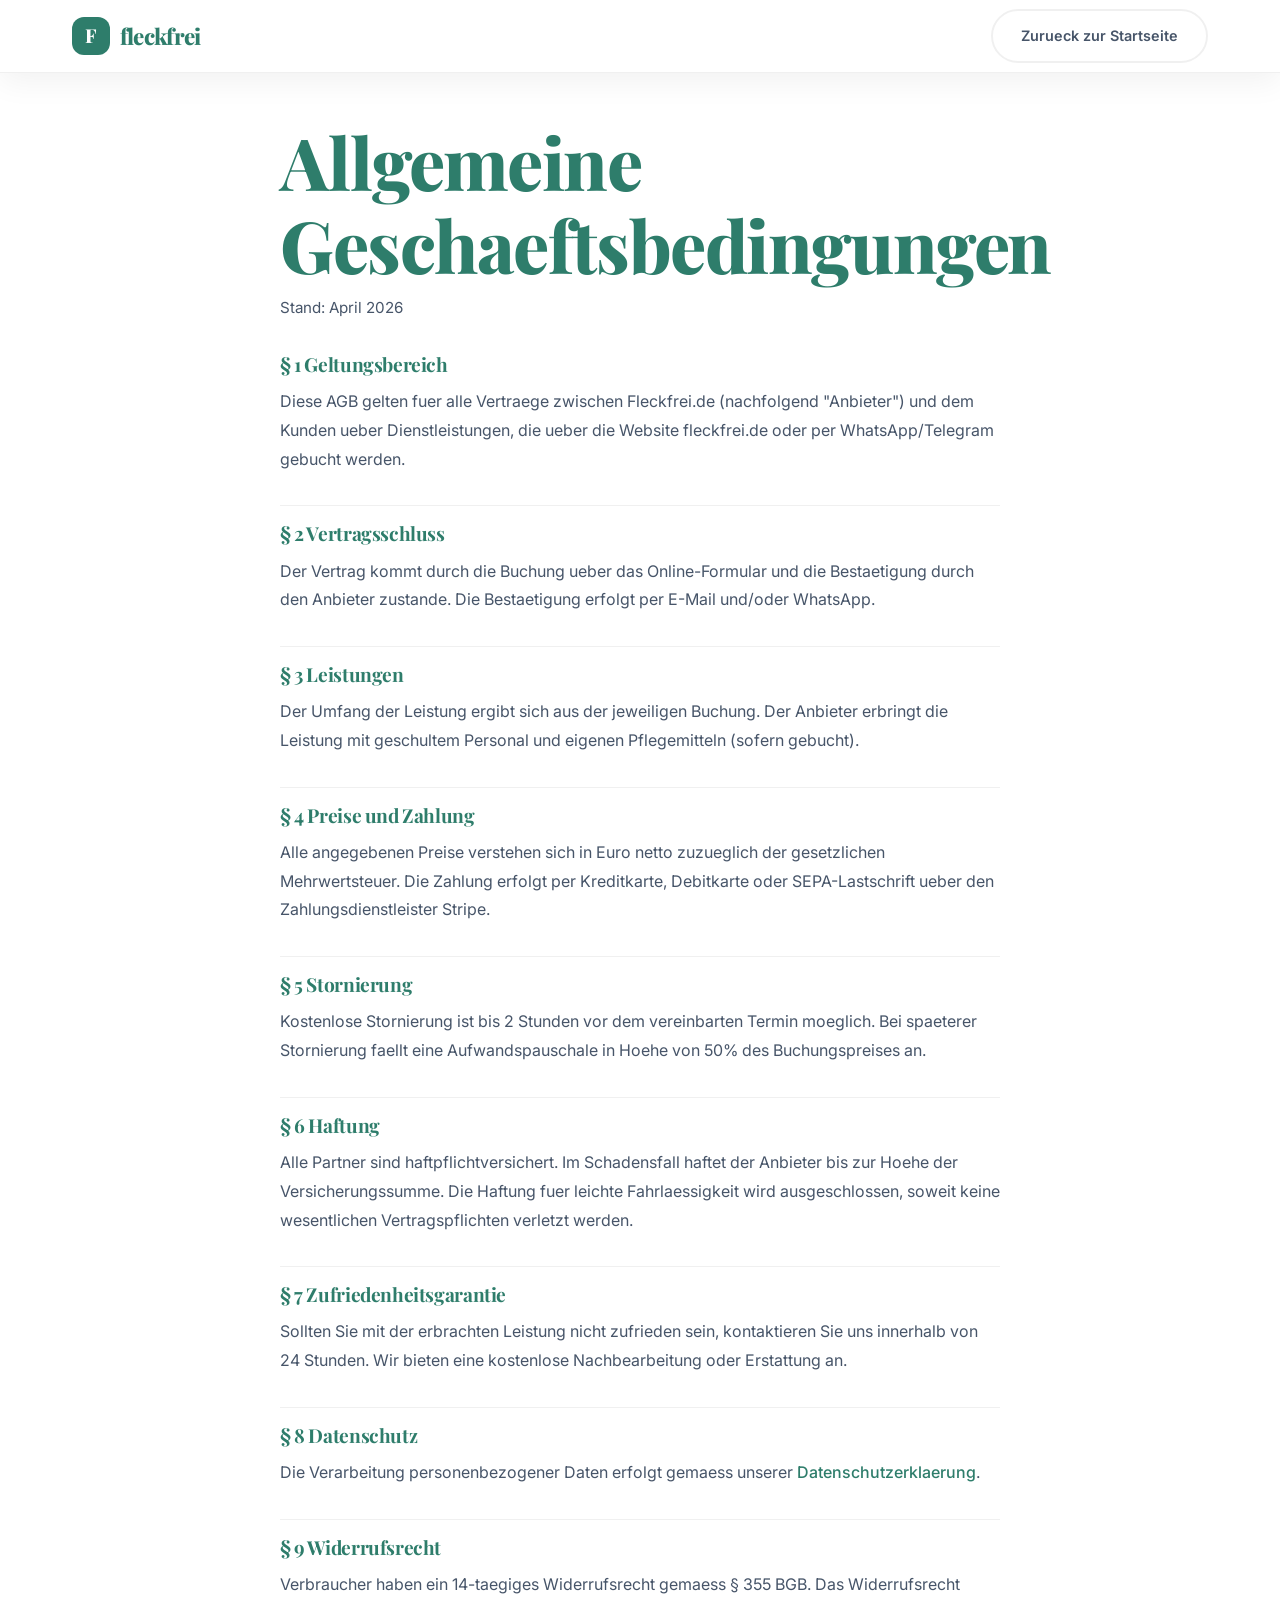
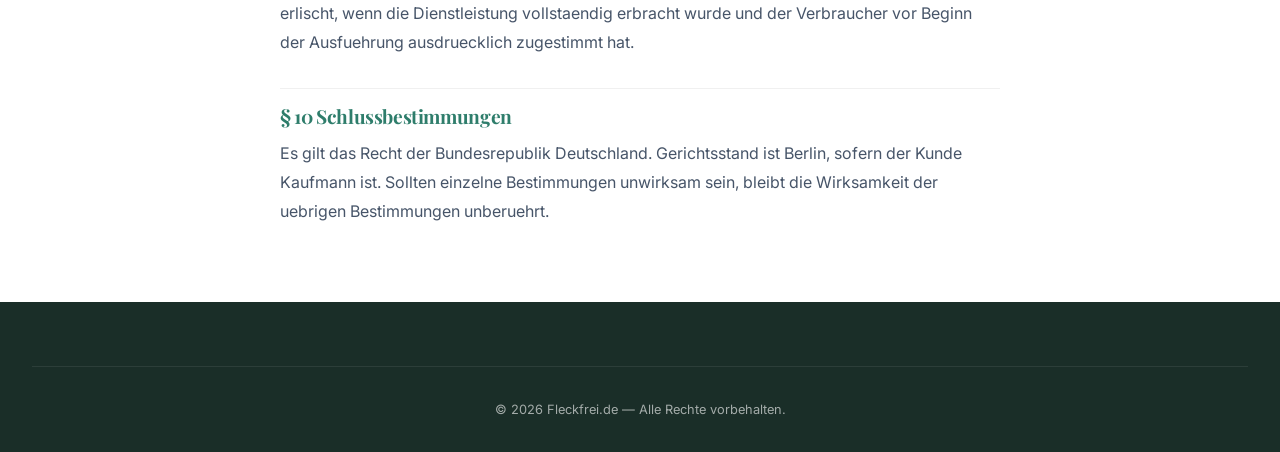
<file: website/agb.html>
<!DOCTYPE html>
<html lang="de">
<head>
  <meta charset="utf-8"/>
  <meta name="viewport" content="width=device-width,initial-scale=1"/>
  <title>AGB — Fleckfrei.de</title>
  <meta name="description" content="Allgemeine Geschaeftsbedingungen der Fleckfrei.de Home Care Service."/>
  <meta name="robots" content="noindex,follow"/>
  <link rel="icon" href="img/favicon.png"/>
  <link rel="preconnect" href="https://fonts.googleapis.com"/>
  <link rel="preconnect" href="https://fonts.gstatic.com" crossorigin/>
  <link href="https://fonts.googleapis.com/css2?family=Inter:wght@400;500;600;700&family=Playfair+Display:wght@700&display=swap" rel="stylesheet"/>
  <link rel="stylesheet" href="css/fleckfrei.css"/>
</head>
<body>
<nav class="nav nav--scrolled" id="nav">
  <div class="nav__inner">
    <a href="/" class="logo"><span class="logo__mark">F</span><span class="logo__text">fleckfrei</span></a>
    <div class="nav__right"><a href="/" class="btn btn--ghost">Zurueck zur Startseite</a></div>
  </div>
</nav>

<main class="legal-page">
  <div class="legal-page__inner">
    <h1>Allgemeine Geschaeftsbedingungen</h1>
    <p class="legal-page__sub">Stand: April 2026</p>

    <h2>&sect; 1 Geltungsbereich</h2>
    <p>Diese AGB gelten fuer alle Vertraege zwischen Fleckfrei.de (nachfolgend "Anbieter") und dem Kunden ueber Dienstleistungen, die ueber die Website fleckfrei.de oder per WhatsApp/Telegram gebucht werden.</p>

    <h2>&sect; 2 Vertragsschluss</h2>
    <p>Der Vertrag kommt durch die Buchung ueber das Online-Formular und die Bestaetigung durch den Anbieter zustande. Die Bestaetigung erfolgt per E-Mail und/oder WhatsApp.</p>

    <h2>&sect; 3 Leistungen</h2>
    <p>Der Umfang der Leistung ergibt sich aus der jeweiligen Buchung. Der Anbieter erbringt die Leistung mit geschultem Personal und eigenen Pflegemitteln (sofern gebucht).</p>

    <h2>&sect; 4 Preise und Zahlung</h2>
    <p>Alle angegebenen Preise verstehen sich in Euro netto zuzueglich der gesetzlichen Mehrwertsteuer. Die Zahlung erfolgt per Kreditkarte, Debitkarte oder SEPA-Lastschrift ueber den Zahlungsdienstleister Stripe.</p>

    <h2>&sect; 5 Stornierung</h2>
    <p>Kostenlose Stornierung ist bis 2 Stunden vor dem vereinbarten Termin moeglich. Bei spaeterer Stornierung faellt eine Aufwandspauschale in Hoehe von 50% des Buchungspreises an.</p>

    <h2>&sect; 6 Haftung</h2>
    <p>Alle Partner sind haftpflichtversichert. Im Schadensfall haftet der Anbieter bis zur Hoehe der Versicherungssumme. Die Haftung fuer leichte Fahrlaessigkeit wird ausgeschlossen, soweit keine wesentlichen Vertragspflichten verletzt werden.</p>

    <h2>&sect; 7 Zufriedenheitsgarantie</h2>
    <p>Sollten Sie mit der erbrachten Leistung nicht zufrieden sein, kontaktieren Sie uns innerhalb von 24 Stunden. Wir bieten eine kostenlose Nachbearbeitung oder Erstattung an.</p>

    <h2>&sect; 8 Datenschutz</h2>
    <p>Die Verarbeitung personenbezogener Daten erfolgt gemaess unserer <a href="/datenschutz">Datenschutzerklaerung</a>.</p>

    <h2>&sect; 9 Widerrufsrecht</h2>
    <p>Verbraucher haben ein 14-taegiges Widerrufsrecht gemaess &sect; 355 BGB. Das Widerrufsrecht erlischt, wenn die Dienstleistung vollstaendig erbracht wurde und der Verbraucher vor Beginn der Ausfuehrung ausdruecklich zugestimmt hat.</p>

    <h2>&sect; 10 Schlussbestimmungen</h2>
    <p>Es gilt das Recht der Bundesrepublik Deutschland. Gerichtsstand ist Berlin, sofern der Kunde Kaufmann ist. Sollten einzelne Bestimmungen unwirksam sein, bleibt die Wirksamkeit der uebrigen Bestimmungen unberuehrt.</p>
  </div>
</main>

<footer class="footer">
  <div class="footer__bottom">
    <p>&copy; 2026 Fleckfrei.de — Alle Rechte vorbehalten.</p>
  </div>
</footer>
</body>
</html>
</file>
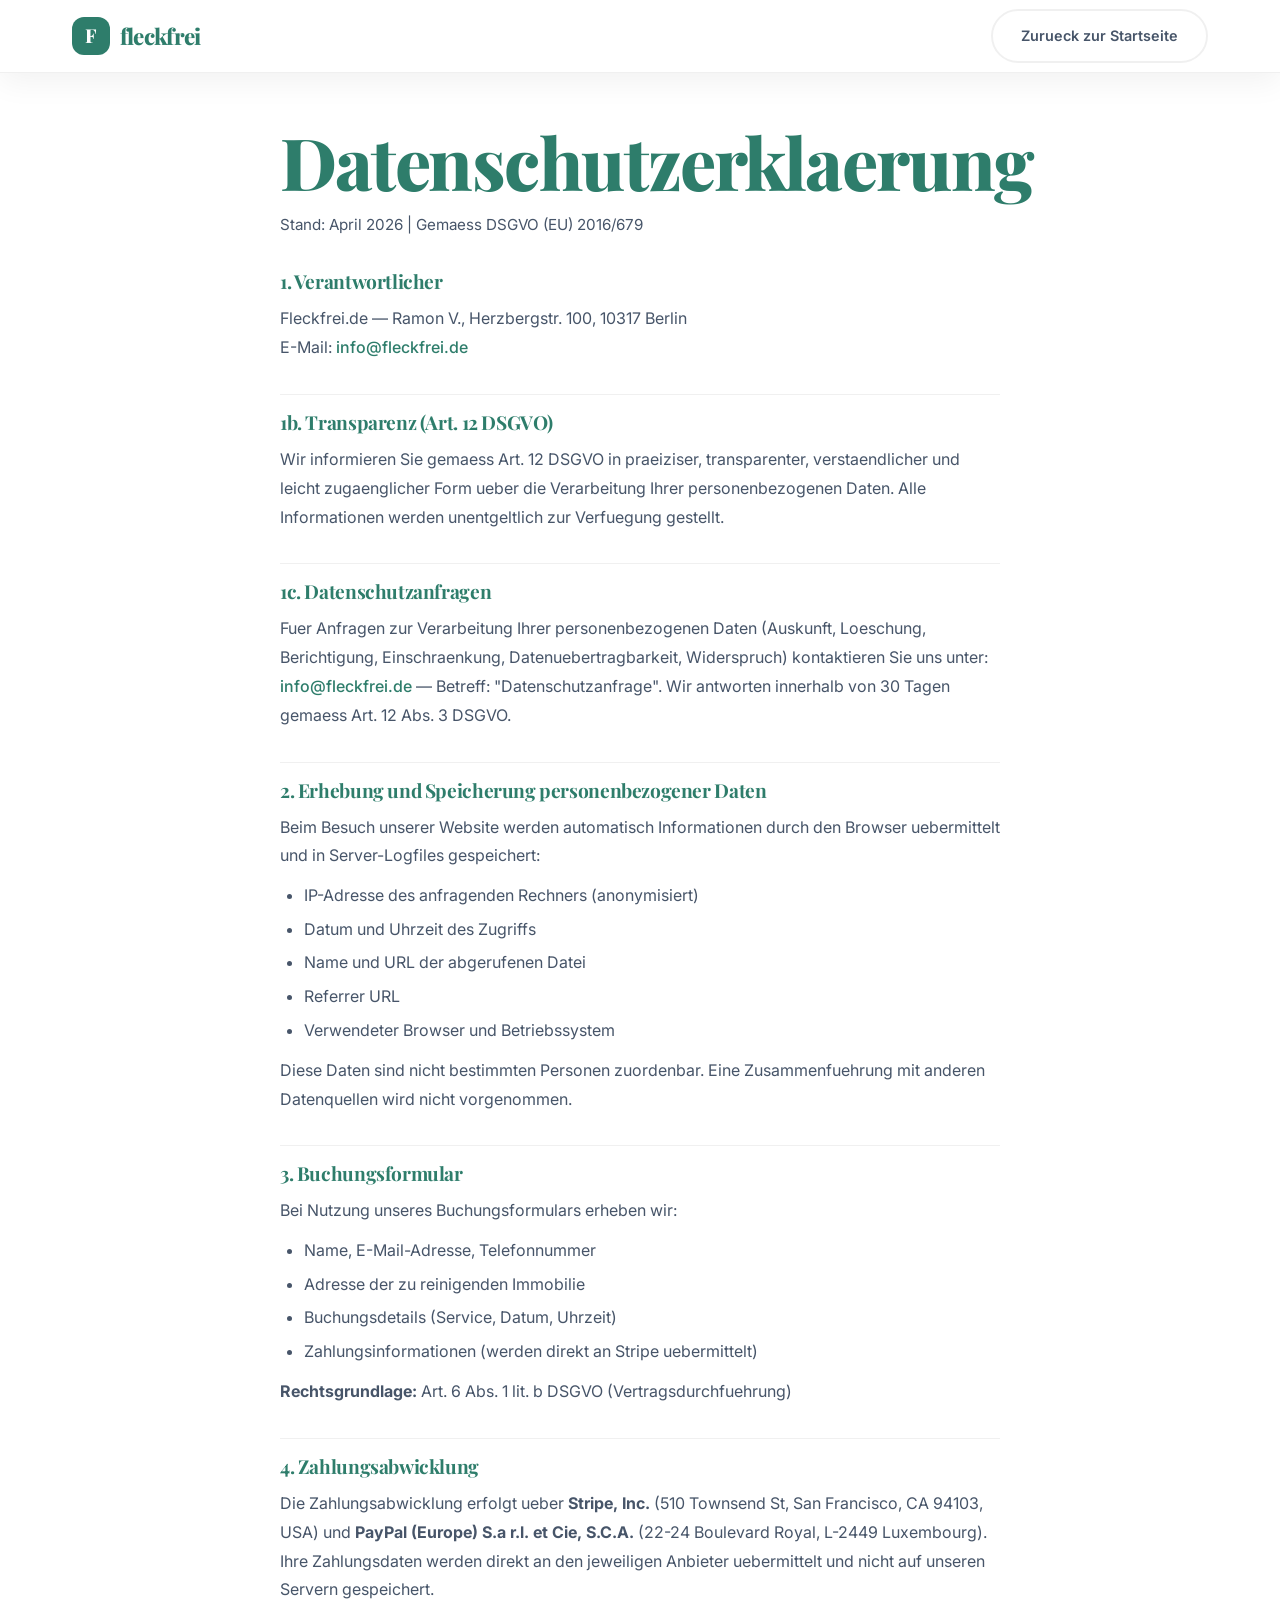
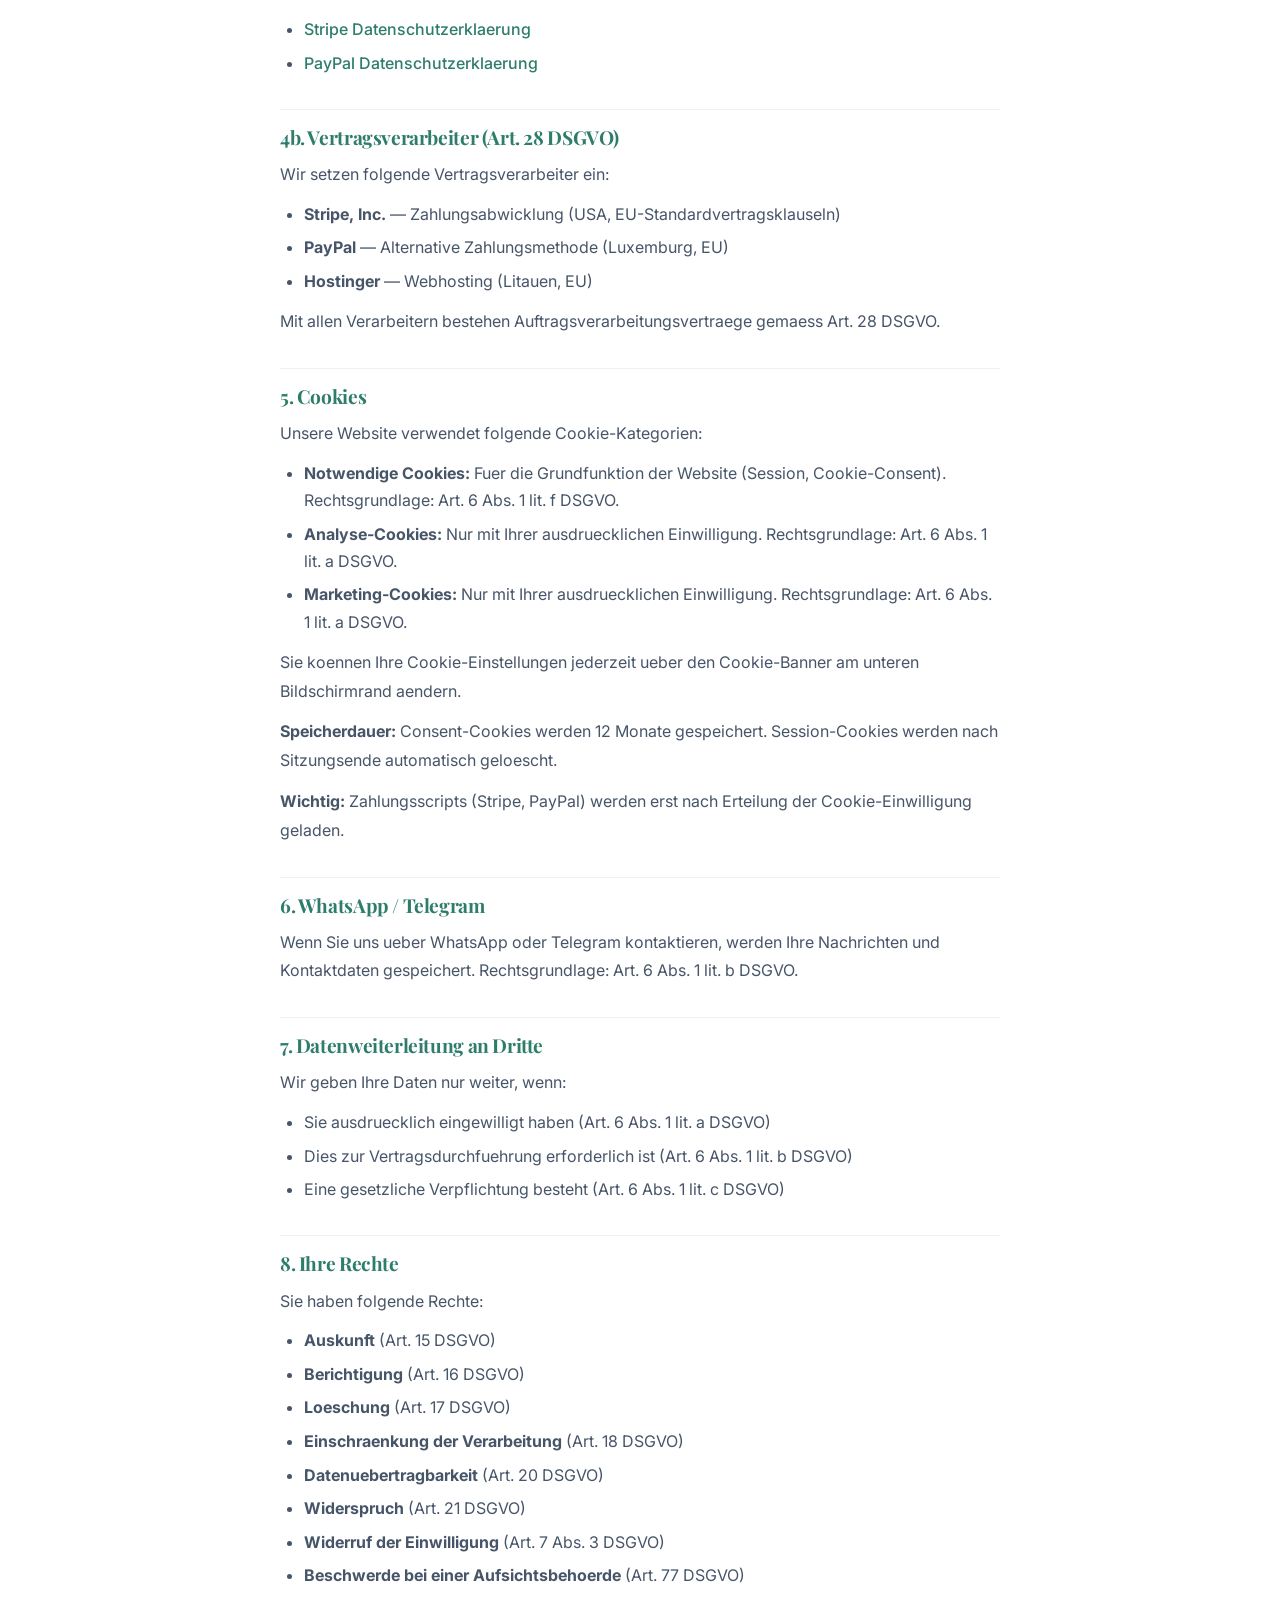
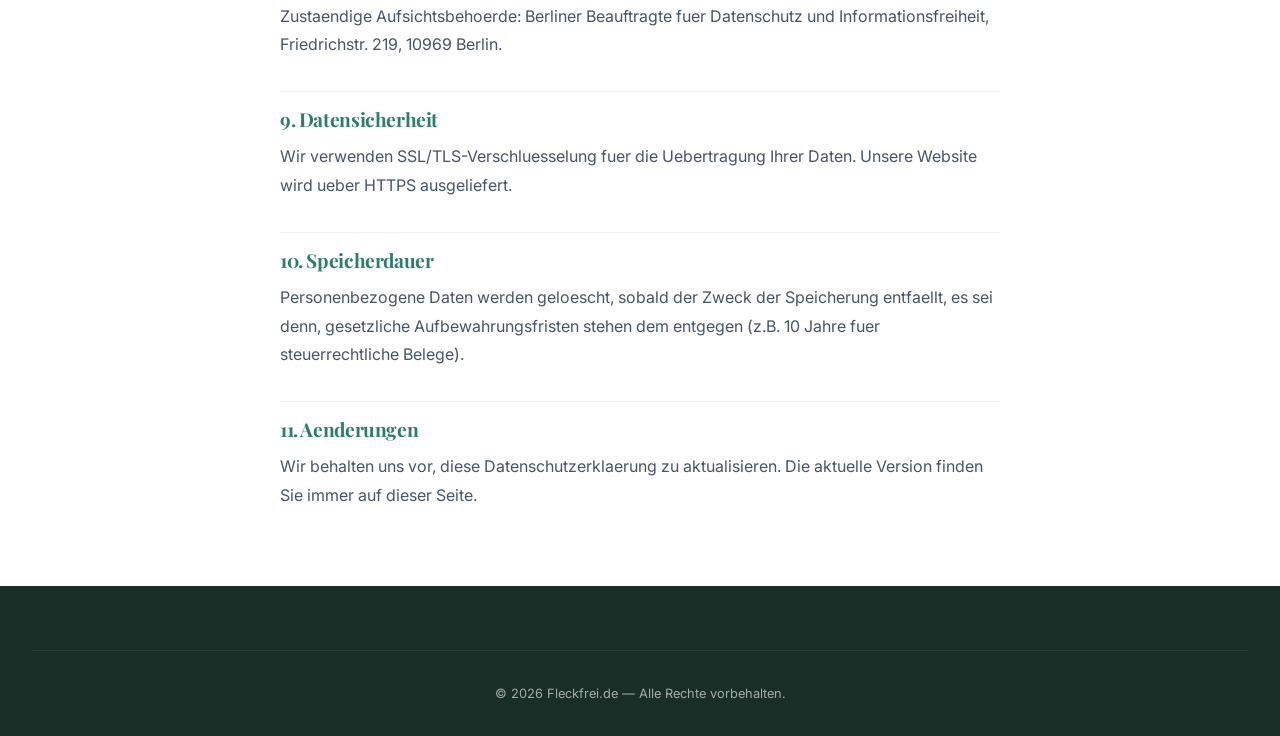
<file: website/datenschutz.html>
<!DOCTYPE html>
<html lang="de">
<head>
  <meta charset="utf-8"/>
  <meta name="viewport" content="width=device-width,initial-scale=1"/>
  <title>Datenschutzerklaerung — Fleckfrei.de</title>
  <meta name="description" content="Datenschutzerklaerung der Fleckfrei.de gemaess DSGVO."/>
  <meta name="robots" content="noindex,follow"/>
  <link rel="icon" href="img/favicon.png"/>
  <link rel="preconnect" href="https://fonts.googleapis.com"/>
  <link rel="preconnect" href="https://fonts.gstatic.com" crossorigin/>
  <link href="https://fonts.googleapis.com/css2?family=Inter:wght@400;500;600;700&family=Playfair+Display:wght@700&display=swap" rel="stylesheet"/>
  <link rel="stylesheet" href="css/fleckfrei.css"/>
</head>
<body>
<nav class="nav nav--scrolled" id="nav">
  <div class="nav__inner">
    <a href="/" class="logo"><span class="logo__mark">F</span><span class="logo__text">fleckfrei</span></a>
    <div class="nav__right"><a href="/" class="btn btn--ghost">Zurueck zur Startseite</a></div>
  </div>
</nav>

<main class="legal-page">
  <div class="legal-page__inner">
    <h1>Datenschutzerklaerung</h1>
    <p class="legal-page__sub">Stand: April 2026 | Gemaess DSGVO (EU) 2016/679</p>

    <h2>1. Verantwortlicher</h2>
    <p>Fleckfrei.de — Ramon V., Herzbergstr. 100, 10317 Berlin<br/>E-Mail: <a href="mailto:info@fleckfrei.de">info@fleckfrei.de</a></p>

    <h2>1b. Transparenz (Art. 12 DSGVO)</h2>
    <p>Wir informieren Sie gemaess Art. 12 DSGVO in praeiziser, transparenter, verstaendlicher und leicht zugaenglicher Form ueber die Verarbeitung Ihrer personenbezogenen Daten. Alle Informationen werden unentgeltlich zur Verfuegung gestellt.</p>

    <h2>1c. Datenschutzanfragen</h2>
    <p>Fuer Anfragen zur Verarbeitung Ihrer personenbezogenen Daten (Auskunft, Loeschung, Berichtigung, Einschraenkung, Datenuebertragbarkeit, Widerspruch) kontaktieren Sie uns unter: <a href="mailto:info@fleckfrei.de">info@fleckfrei.de</a> — Betreff: "Datenschutzanfrage". Wir antworten innerhalb von 30 Tagen gemaess Art. 12 Abs. 3 DSGVO.</p>

    <h2>2. Erhebung und Speicherung personenbezogener Daten</h2>
    <p>Beim Besuch unserer Website werden automatisch Informationen durch den Browser uebermittelt und in Server-Logfiles gespeichert:</p>
    <ul>
      <li>IP-Adresse des anfragenden Rechners (anonymisiert)</li>
      <li>Datum und Uhrzeit des Zugriffs</li>
      <li>Name und URL der abgerufenen Datei</li>
      <li>Referrer URL</li>
      <li>Verwendeter Browser und Betriebssystem</li>
    </ul>
    <p>Diese Daten sind nicht bestimmten Personen zuordenbar. Eine Zusammenfuehrung mit anderen Datenquellen wird nicht vorgenommen.</p>

    <h2>3. Buchungsformular</h2>
    <p>Bei Nutzung unseres Buchungsformulars erheben wir:</p>
    <ul>
      <li>Name, E-Mail-Adresse, Telefonnummer</li>
      <li>Adresse der zu reinigenden Immobilie</li>
      <li>Buchungsdetails (Service, Datum, Uhrzeit)</li>
      <li>Zahlungsinformationen (werden direkt an Stripe uebermittelt)</li>
    </ul>
    <p><strong>Rechtsgrundlage:</strong> Art. 6 Abs. 1 lit. b DSGVO (Vertragsdurchfuehrung)</p>

    <h2>4. Zahlungsabwicklung</h2>
    <p>Die Zahlungsabwicklung erfolgt ueber <strong>Stripe, Inc.</strong> (510 Townsend St, San Francisco, CA 94103, USA) und <strong>PayPal (Europe) S.a r.l. et Cie, S.C.A.</strong> (22-24 Boulevard Royal, L-2449 Luxembourg). Ihre Zahlungsdaten werden direkt an den jeweiligen Anbieter uebermittelt und nicht auf unseren Servern gespeichert.</p>
    <ul>
      <li><a href="https://stripe.com/de/privacy" target="_blank" rel="noopener noreferrer">Stripe Datenschutzerklaerung</a></li>
      <li><a href="https://www.paypal.com/de/webapps/mpp/ua/privacy-full" target="_blank" rel="noopener noreferrer">PayPal Datenschutzerklaerung</a></li>
    </ul>

    <h2>4b. Vertragsverarbeiter (Art. 28 DSGVO)</h2>
    <p>Wir setzen folgende Vertragsverarbeiter ein:</p>
    <ul>
      <li><strong>Stripe, Inc.</strong> — Zahlungsabwicklung (USA, EU-Standardvertragsklauseln)</li>
      <li><strong>PayPal</strong> — Alternative Zahlungsmethode (Luxemburg, EU)</li>
      <li><strong>Hostinger</strong> — Webhosting (Litauen, EU)</li>
    </ul>
    <p>Mit allen Verarbeitern bestehen Auftragsverarbeitungsvertraege gemaess Art. 28 DSGVO.</p>

    <h2>5. Cookies</h2>
    <p>Unsere Website verwendet folgende Cookie-Kategorien:</p>
    <ul>
      <li><strong>Notwendige Cookies:</strong> Fuer die Grundfunktion der Website (Session, Cookie-Consent). Rechtsgrundlage: Art. 6 Abs. 1 lit. f DSGVO.</li>
      <li><strong>Analyse-Cookies:</strong> Nur mit Ihrer ausdruecklichen Einwilligung. Rechtsgrundlage: Art. 6 Abs. 1 lit. a DSGVO.</li>
      <li><strong>Marketing-Cookies:</strong> Nur mit Ihrer ausdruecklichen Einwilligung. Rechtsgrundlage: Art. 6 Abs. 1 lit. a DSGVO.</li>
    </ul>
    <p>Sie koennen Ihre Cookie-Einstellungen jederzeit ueber den Cookie-Banner am unteren Bildschirmrand aendern.</p>
    <p><strong>Speicherdauer:</strong> Consent-Cookies werden 12 Monate gespeichert. Session-Cookies werden nach Sitzungsende automatisch geloescht.</p>
    <p><strong>Wichtig:</strong> Zahlungsscripts (Stripe, PayPal) werden erst nach Erteilung der Cookie-Einwilligung geladen.</p>

    <h2>6. WhatsApp / Telegram</h2>
    <p>Wenn Sie uns ueber WhatsApp oder Telegram kontaktieren, werden Ihre Nachrichten und Kontaktdaten gespeichert. Rechtsgrundlage: Art. 6 Abs. 1 lit. b DSGVO.</p>

    <h2>7. Datenweiterleitung an Dritte</h2>
    <p>Wir geben Ihre Daten nur weiter, wenn:</p>
    <ul>
      <li>Sie ausdruecklich eingewilligt haben (Art. 6 Abs. 1 lit. a DSGVO)</li>
      <li>Dies zur Vertragsdurchfuehrung erforderlich ist (Art. 6 Abs. 1 lit. b DSGVO)</li>
      <li>Eine gesetzliche Verpflichtung besteht (Art. 6 Abs. 1 lit. c DSGVO)</li>
    </ul>

    <h2>8. Ihre Rechte</h2>
    <p>Sie haben folgende Rechte:</p>
    <ul>
      <li><strong>Auskunft</strong> (Art. 15 DSGVO)</li>
      <li><strong>Berichtigung</strong> (Art. 16 DSGVO)</li>
      <li><strong>Loeschung</strong> (Art. 17 DSGVO)</li>
      <li><strong>Einschraenkung der Verarbeitung</strong> (Art. 18 DSGVO)</li>
      <li><strong>Datenuebertragbarkeit</strong> (Art. 20 DSGVO)</li>
      <li><strong>Widerspruch</strong> (Art. 21 DSGVO)</li>
      <li><strong>Widerruf der Einwilligung</strong> (Art. 7 Abs. 3 DSGVO)</li>
      <li><strong>Beschwerde bei einer Aufsichtsbehoerde</strong> (Art. 77 DSGVO)</li>
    </ul>
    <p>Zustaendige Aufsichtsbehoerde: Berliner Beauftragte fuer Datenschutz und Informationsfreiheit, Friedrichstr. 219, 10969 Berlin.</p>

    <h2>9. Datensicherheit</h2>
    <p>Wir verwenden SSL/TLS-Verschluesselung fuer die Uebertragung Ihrer Daten. Unsere Website wird ueber HTTPS ausgeliefert.</p>

    <h2>10. Speicherdauer</h2>
    <p>Personenbezogene Daten werden geloescht, sobald der Zweck der Speicherung entfaellt, es sei denn, gesetzliche Aufbewahrungsfristen stehen dem entgegen (z.B. 10 Jahre fuer steuerrechtliche Belege).</p>

    <h2>11. Aenderungen</h2>
    <p>Wir behalten uns vor, diese Datenschutzerklaerung zu aktualisieren. Die aktuelle Version finden Sie immer auf dieser Seite.</p>
  </div>
</main>

<footer class="footer">
  <div class="footer__bottom">
    <p>&copy; 2026 Fleckfrei.de — Alle Rechte vorbehalten.</p>
  </div>
</footer>
</body>
</html>
</file>
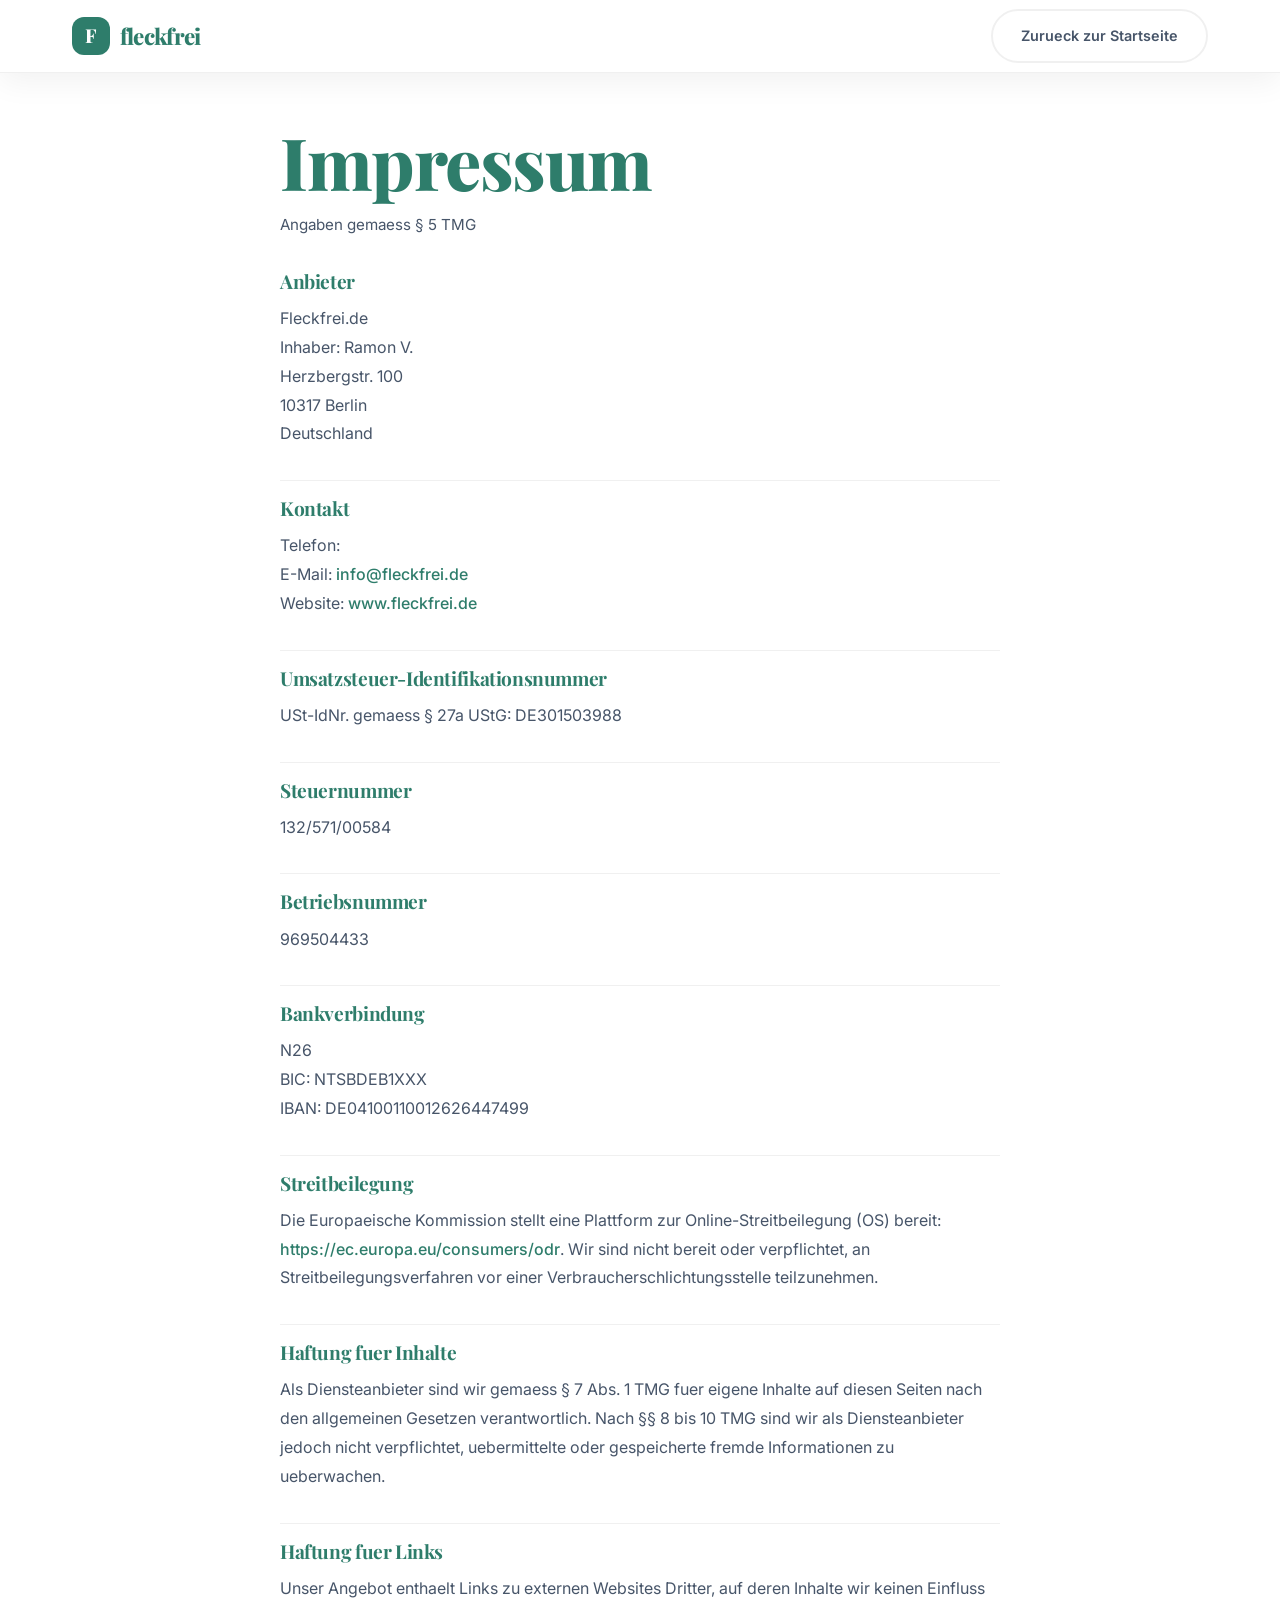
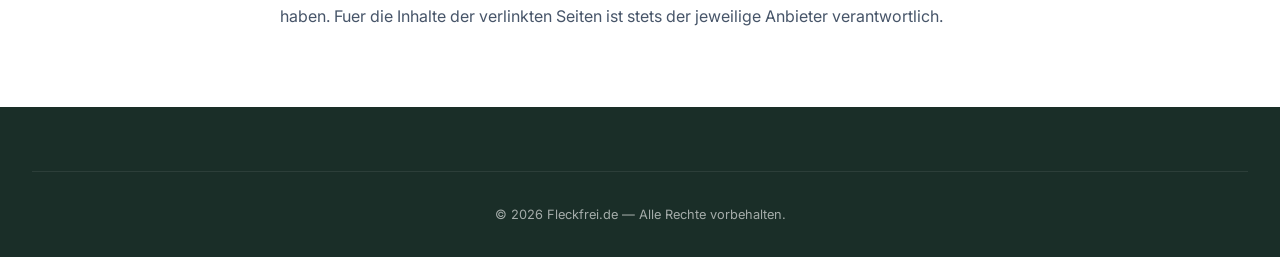
<file: website/impressum.html>
<!DOCTYPE html>
<html lang="de">
<head>
  <meta charset="utf-8"/>
  <meta name="viewport" content="width=device-width,initial-scale=1"/>
  <title>Impressum — Fleckfrei.de</title>
  <meta name="description" content="Impressum der Fleckfrei.de — Professionelle Smart Home Care in Berlin."/>
  <meta name="robots" content="noindex,follow"/>
  <link rel="icon" href="img/favicon.png"/>
  <link rel="preconnect" href="https://fonts.googleapis.com"/>
  <link rel="preconnect" href="https://fonts.gstatic.com" crossorigin/>
  <link href="https://fonts.googleapis.com/css2?family=Inter:wght@400;500;600;700&family=Playfair+Display:wght@700&display=swap" rel="stylesheet"/>
  <link rel="stylesheet" href="css/fleckfrei.css"/>
</head>
<body>
<nav class="nav nav--scrolled" id="nav">
  <div class="nav__inner">
    <a href="/" class="logo"><span class="logo__mark">F</span><span class="logo__text">fleckfrei</span></a>
    <div class="nav__right"><a href="/" class="btn btn--ghost">Zurueck zur Startseite</a></div>
  </div>
</nav>

<main class="legal-page">
  <div class="legal-page__inner">
    <h1>Impressum</h1>
    <p class="legal-page__sub">Angaben gemaess &sect; 5 TMG</p>

    <h2>Anbieter</h2>
    <p>
      Fleckfrei.de<br/>
      Inhaber: Ramon V.<br/>
      Herzbergstr. 100<br/>
      10317 Berlin<br/>
      Deutschland
    </p>

    <h2>Kontakt</h2>
    <p>
      Telefon: <br/>
      E-Mail: <a href="mailto:info@fleckfrei.de">info@fleckfrei.de</a><br/>
      Website: <a href="https://fleckfrei.de">www.fleckfrei.de</a>
    </p>

    <h2>Umsatzsteuer-Identifikationsnummer</h2>
    <p>USt-IdNr. gemaess &sect; 27a UStG: DE301503988</p>

    <h2>Steuernummer</h2>
    <p>132/571/00584</p>

    <h2>Betriebsnummer</h2>
    <p>969504433</p>

    <h2>Bankverbindung</h2>
    <p>
      N26<br/>
      BIC: NTSBDEB1XXX<br/>
      IBAN: DE04100110012626447499
    </p>

    <h2>Streitbeilegung</h2>
    <p>Die Europaeische Kommission stellt eine Plattform zur Online-Streitbeilegung (OS) bereit: <a href="https://ec.europa.eu/consumers/odr" target="_blank" rel="noopener">https://ec.europa.eu/consumers/odr</a>. Wir sind nicht bereit oder verpflichtet, an Streitbeilegungsverfahren vor einer Verbraucherschlichtungsstelle teilzunehmen.</p>

    <h2>Haftung fuer Inhalte</h2>
    <p>Als Diensteanbieter sind wir gemaess &sect; 7 Abs. 1 TMG fuer eigene Inhalte auf diesen Seiten nach den allgemeinen Gesetzen verantwortlich. Nach &sect;&sect; 8 bis 10 TMG sind wir als Diensteanbieter jedoch nicht verpflichtet, uebermittelte oder gespeicherte fremde Informationen zu ueberwachen.</p>

    <h2>Haftung fuer Links</h2>
    <p>Unser Angebot enthaelt Links zu externen Websites Dritter, auf deren Inhalte wir keinen Einfluss haben. Fuer die Inhalte der verlinkten Seiten ist stets der jeweilige Anbieter verantwortlich.</p>
  </div>
</main>

<footer class="footer">
  <div class="footer__bottom">
    <p>&copy; 2026 Fleckfrei.de — Alle Rechte vorbehalten.</p>
  </div>
</footer>
</body>
</html>
</file>
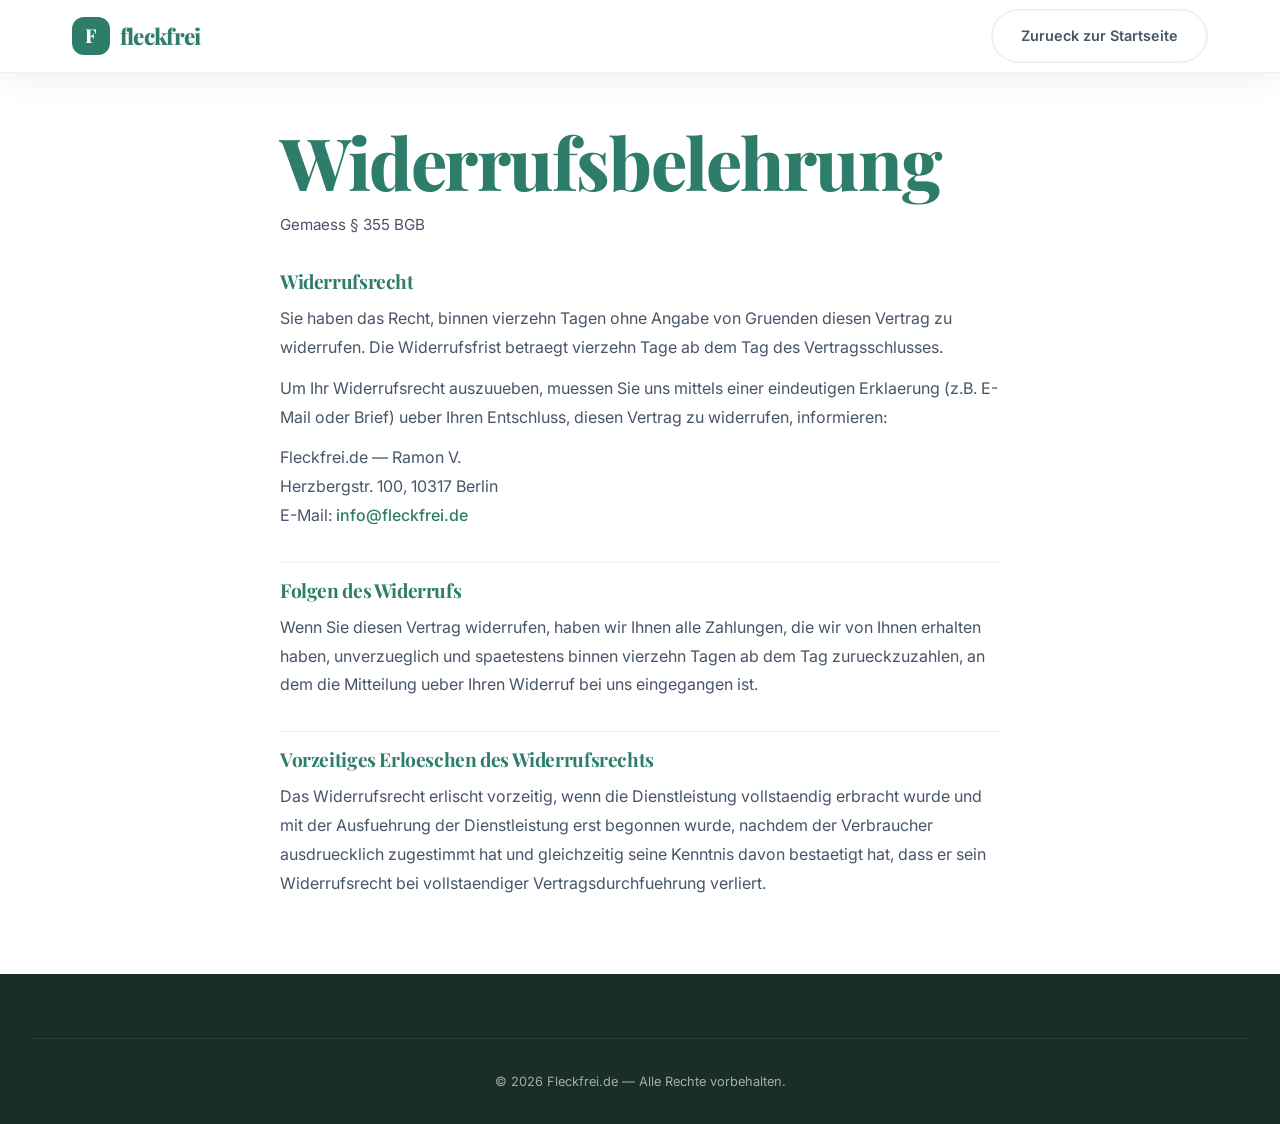
<file: website/widerruf.html>
<!DOCTYPE html>
<html lang="de">
<head>
  <meta charset="utf-8"/>
  <meta name="viewport" content="width=device-width,initial-scale=1"/>
  <title>Widerrufsbelehrung — Fleckfrei.de</title>
  <meta name="robots" content="noindex,follow"/>
  <link rel="icon" href="img/favicon.png"/>
  <link rel="preconnect" href="https://fonts.googleapis.com"/>
  <link rel="preconnect" href="https://fonts.gstatic.com" crossorigin/>
  <link href="https://fonts.googleapis.com/css2?family=Inter:wght@400;500;600;700&family=Playfair+Display:wght@700&display=swap" rel="stylesheet"/>
  <link rel="stylesheet" href="css/fleckfrei.css"/>
</head>
<body>
<nav class="nav nav--scrolled" id="nav">
  <div class="nav__inner">
    <a href="/" class="logo"><span class="logo__mark">F</span><span class="logo__text">fleckfrei</span></a>
    <div class="nav__right"><a href="/" class="btn btn--ghost">Zurueck zur Startseite</a></div>
  </div>
</nav>

<main class="legal-page">
  <div class="legal-page__inner">
    <h1>Widerrufsbelehrung</h1>
    <p class="legal-page__sub">Gemaess &sect; 355 BGB</p>

    <h2>Widerrufsrecht</h2>
    <p>Sie haben das Recht, binnen vierzehn Tagen ohne Angabe von Gruenden diesen Vertrag zu widerrufen. Die Widerrufsfrist betraegt vierzehn Tage ab dem Tag des Vertragsschlusses.</p>
    <p>Um Ihr Widerrufsrecht auszuueben, muessen Sie uns mittels einer eindeutigen Erklaerung (z.B. E-Mail oder Brief) ueber Ihren Entschluss, diesen Vertrag zu widerrufen, informieren:</p>
    <p>
      Fleckfrei.de — Ramon V.<br/>
      Herzbergstr. 100, 10317 Berlin<br/>
      E-Mail: <a href="mailto:info@fleckfrei.de">info@fleckfrei.de</a>
    </p>

    <h2>Folgen des Widerrufs</h2>
    <p>Wenn Sie diesen Vertrag widerrufen, haben wir Ihnen alle Zahlungen, die wir von Ihnen erhalten haben, unverzueglich und spaetestens binnen vierzehn Tagen ab dem Tag zurueckzuzahlen, an dem die Mitteilung ueber Ihren Widerruf bei uns eingegangen ist.</p>

    <h2>Vorzeitiges Erloeschen des Widerrufsrechts</h2>
    <p>Das Widerrufsrecht erlischt vorzeitig, wenn die Dienstleistung vollstaendig erbracht wurde und mit der Ausfuehrung der Dienstleistung erst begonnen wurde, nachdem der Verbraucher ausdruecklich zugestimmt hat und gleichzeitig seine Kenntnis davon bestaetigt hat, dass er sein Widerrufsrecht bei vollstaendiger Vertragsdurchfuehrung verliert.</p>
  </div>
</main>

<footer class="footer">
  <div class="footer__bottom">
    <p>&copy; 2026 Fleckfrei.de — Alle Rechte vorbehalten.</p>
  </div>
</footer>
</body>
</html>
</file>
<file: website/css/fleckfrei-v2.css>
/* ================================================================
   FLECKFREI.DE v2 — Helpling/MrCleaner Inspired Design
   Clean, white, professional, conversion-optimized
   ================================================================ */

@import url('https://fonts.googleapis.com/css2?family=Nunito+Sans:wght@300;400;500;600;700;800&family=Montserrat:wght@500;600;700;800&display=swap');

*,*::before,*::after{box-sizing:border-box;margin:0;padding:0}

:root{
  --brand:#2E7D6B;
  --brand-dark:#245f54;
  --brand-light:#e8f5f1;
  --brand-glow:rgba(46,125,107,.1);
  --accent:#d25f66;
  --text:#1e2121;
  --text-sec:#5a6060;
  --text-muted:#8e9696;
  --bg:#ffffff;
  --bg-light:#f7f8f8;
  --border:#e8eaea;
  --nav-h:72px;
  --max-w:1100px;
  --radius:8px;
  --radius-lg:16px;
  --radius-pill:9999px;
  --shadow:0 0 2px rgba(0,0,0,.08),0 2px 8px rgba(0,0,0,.06);
  --shadow-lg:0 4px 24px rgba(0,0,0,.08);
  --ease:cubic-bezier(.4,0,.2,1);
}

html{scroll-behavior:smooth;font-size:16px;scroll-padding-top:calc(var(--nav-h) + 1.5rem)}
body{font-family:'Nunito Sans',system-ui,-apple-system,sans-serif;color:var(--text);background:var(--bg);line-height:1.6;-webkit-font-smoothing:antialiased;overflow-x:hidden}
img{max-width:100%;display:block}
a{color:var(--brand);text-decoration:none;transition:color .2s}
a:hover{color:var(--brand-dark)}
ul{list-style:none}
h1,h2,h3,h4{font-family:'Montserrat',system-ui,sans-serif;font-weight:700;line-height:1.3;letter-spacing:-.01em;color:var(--text)}
h1{font-size:clamp(1.75rem,4vw,2.5rem)}
h2{font-size:clamp(1.5rem,3vw,2rem)}
h3{font-size:1.2rem}
h1 em,h2 em{font-style:normal;color:var(--brand)}

/* ================================================================ PRELOADER */
.preloader{position:fixed;inset:0;z-index:9999;background:#fff;display:flex;align-items:center;justify-content:center;transition:opacity .5s}
.preloader.hidden{opacity:0;visibility:hidden;pointer-events:none}
.preloader__logo{color:var(--brand);font-family:'Montserrat',sans-serif;font-size:1.5rem;font-weight:800}

/* ================================================================ BUTTONS */
.btn{display:inline-flex;align-items:center;justify-content:center;gap:.4rem;padding:.7rem 1.5rem;border-radius:var(--radius-pill);font-weight:600;font-size:.9rem;transition:all .25s var(--ease);cursor:pointer;border:2px solid transparent;font-family:inherit;text-decoration:none}
.btn--cta{background:var(--brand);color:#fff;border-color:var(--brand);box-shadow:0 2px 8px rgba(46,125,107,.25)}
.btn--cta:hover{background:var(--brand-dark);border-color:var(--brand-dark);color:#fff;transform:translateY(-1px);box-shadow:0 4px 16px rgba(46,125,107,.3)}
.btn--wa{background:transparent;color:var(--brand);border-color:var(--border)}
.btn--wa:hover{background:var(--brand-light);border-color:var(--brand)}
.btn--ghost{background:transparent;color:var(--text-sec);border-color:var(--border)}
.btn--ghost:hover{border-color:var(--brand);color:var(--brand)}
.btn--glass{background:transparent;color:var(--text-sec);border-color:var(--border)}
.btn--glass:hover{background:var(--bg-light)}
.btn--white{background:#fff;color:var(--brand);border-color:#fff;box-shadow:var(--shadow)}
.btn--white:hover{transform:translateY(-1px);box-shadow:var(--shadow-lg)}
.btn--wa-outline{background:transparent;color:#fff;border-color:rgba(255,255,255,.3)}
.btn--wa-outline:hover{background:rgba(255,255,255,.1);border-color:#fff}
.btn--xl{padding:.9rem 2rem;font-size:1rem}

/* ================================================================ NAVBAR */
.nav{position:fixed;top:0;left:0;right:0;z-index:100;background:#fff;border-bottom:1px solid var(--border);transition:box-shadow .3s}
.nav--scrolled{box-shadow:var(--shadow)}
.nav__inner{max-width:var(--max-w);margin:0 auto;padding:0 1.5rem;height:var(--nav-h);display:flex;align-items:center;justify-content:space-between;gap:1.5rem}
.logo{display:flex;align-items:center;text-decoration:none}
.logo__img{height:32px;width:auto}
.nav__menu{display:flex;gap:.25rem}
.nav__menu a{color:var(--text-sec);font-weight:600;font-size:.85rem;padding:.5rem .7rem;border-radius:var(--radius-pill);transition:all .2s}
.nav__menu a:hover{color:var(--brand);background:var(--brand-light)}
.nav__right{display:flex;align-items:center;gap:.5rem}
.nav__wa{color:var(--text-muted);padding:.4rem;border-radius:50%;transition:all .2s}
.nav__wa:hover{color:var(--brand);background:var(--brand-light)}
.burger{display:none;background:none;border:none;cursor:pointer;width:28px;height:20px;position:relative}
.burger span{position:absolute;left:0;width:100%;height:2px;background:var(--text);border-radius:2px;transition:all .2s}
.burger span:nth-child(1){top:0}
.burger span:nth-child(2){top:50%;transform:translateY(-50%)}
.burger span:nth-child(3){bottom:0}

/* ================================================================ HERO */
.hero{padding:calc(var(--nav-h) + 3rem) 1.5rem 3rem;background:#fff}
.hero__bg{display:none}
.hero__inner{max-width:var(--max-w);margin:0 auto;display:grid;grid-template-columns:1fr 1fr;gap:3rem;align-items:center}
.hero__content{max-width:500px}
.hero__eyebrow{display:inline-block;padding:.35rem .9rem;background:var(--brand-light);color:var(--brand);border-radius:var(--radius-pill);font-size:.75rem;font-weight:700;letter-spacing:.03em;text-transform:uppercase;margin-bottom:1.25rem}
.hero h1{margin-bottom:1rem}
.hero__lead{font-size:1.05rem;color:var(--text-sec);line-height:1.7;margin-bottom:2rem}
.hero__actions{display:flex;gap:.75rem;flex-wrap:wrap}
.hero__image img{border-radius:var(--radius-lg);box-shadow:var(--shadow-lg)}
.hero__image::after{display:none}
.hero__metrics{grid-column:1/-1;display:flex;gap:2.5rem;padding-top:2.5rem;border-top:1px solid var(--border);margin-top:1rem;flex-wrap:wrap}
.metric{text-align:left}
.metric__value{font-family:'Montserrat',sans-serif;font-size:1.75rem;font-weight:800;color:var(--brand);line-height:1}
.metric__unit{font-family:'Montserrat',sans-serif;font-size:1.1rem;font-weight:700;color:var(--brand)}
.metric__label{display:block;font-size:.75rem;color:var(--text-muted);margin-top:.2rem;text-transform:uppercase;letter-spacing:.03em}
.metric__divider{width:1px;height:36px;background:var(--border)}
.hero__scroll{display:none}

/* ================================================================ SHOWCASE */
.showcase{padding:2.5rem 1.5rem;background:var(--bg-light)}
.showcase__inner{max-width:var(--max-w);margin:0 auto;display:grid;grid-template-columns:repeat(3,1fr);gap:1.5rem}
.showcase__item{text-align:center;overflow:hidden;border-radius:var(--radius-lg)}
.showcase__item img{width:100%;height:220px;object-fit:cover;border-radius:var(--radius-lg);transition:transform .4s}
.showcase__item:hover img{transform:scale(1.03)}
.showcase__item span{display:block;margin-top:.75rem;font-weight:600;font-size:.85rem;color:var(--text-sec)}

/* ================================================================ SECTIONS */
.section{padding:clamp(3rem,6vw,5rem) 1.5rem}
.section--alt{background:var(--bg-light)}
.section--dark{background:var(--bg-light);color:var(--text)}
.section--dark h2,.section--dark h3{color:var(--text)}
.section--dark p{color:var(--text-sec)}
.section__inner{max-width:var(--max-w);margin:0 auto}
.section__header{text-align:center;max-width:560px;margin:0 auto 2.5rem}
.section__sub{color:var(--text-sec);font-size:1rem;margin-top:.5rem}
.label{display:inline-block;color:var(--brand);font-weight:700;font-size:.75rem;text-transform:uppercase;letter-spacing:.05em;margin-bottom:.5rem}
.label--light{color:var(--brand)}

/* ================================================================ SERVICES */
.services-grid{display:grid;grid-template-columns:repeat(3,1fr);gap:1.25rem}
.service-card{background:#fff;border:1px solid var(--border);border-radius:var(--radius-lg);padding:2rem 1.5rem;transition:all .3s var(--ease)}
.service-card:hover{box-shadow:var(--shadow-lg);transform:translateY(-3px)}
.service-card--featured{border-color:var(--brand);box-shadow:var(--shadow)}
.service-card__badge{position:absolute;top:-12px;left:1.5rem;background:var(--brand);color:#fff;padding:.2rem .7rem;border-radius:var(--radius-pill);font-size:.7rem;font-weight:700}
.service-card__visual{display:flex;align-items:center;justify-content:space-between;margin-bottom:1.25rem}
.service-card__num{font-family:'Montserrat',sans-serif;font-size:2.5rem;font-weight:800;color:var(--border);line-height:1}
.service-card__icon{color:var(--brand)}
.service-card h3{margin-bottom:.5rem}
.service-card p{color:var(--text-sec);font-size:.9rem;margin-bottom:1rem;line-height:1.6}
.service-card ul li{padding:.3rem 0 .3rem 1.25rem;font-size:.85rem;color:var(--text-sec);position:relative}
.service-card ul li::before{content:"";position:absolute;left:0;top:.6rem;width:6px;height:6px;background:var(--brand);border-radius:50%}
.service-card__price{margin:.75rem 0;padding:.6rem .75rem;background:var(--bg-light);border-radius:var(--radius);border-left:3px solid var(--brand)}
.service-card__amount{font-family:'Montserrat',sans-serif;font-size:1.3rem;font-weight:800;color:var(--brand)}
.service-card__vat{font-size:.7rem;color:var(--text-muted);margin-top:.1rem;display:block}
.service-card__vat-badge{display:inline-block;margin-top:.3rem;padding:.15rem .5rem;background:var(--brand);color:#fff;border-radius:var(--radius-pill);font-size:.65rem;font-weight:700}
.service-card__img{width:100%;height:160px;object-fit:cover;border-radius:var(--radius);margin-top:1rem}
.service-card__link{display:inline-flex;align-items:center;gap:.3rem;font-weight:600;font-size:.85rem;margin-top:1rem;color:var(--brand)}
.service-card__link:hover{gap:.5rem}

/* ================================================================ FEATURES */
.features-grid{display:grid;grid-template-columns:repeat(3,1fr);gap:1.25rem}
.feature{background:#fff;border:1px solid var(--border);border-radius:var(--radius-lg);padding:1.75rem;transition:all .3s}
.feature:hover{box-shadow:var(--shadow);transform:translateY(-2px)}
.feature__icon{color:var(--brand);margin-bottom:.75rem}
.feature h4{margin-bottom:.4rem;font-size:1rem;color:var(--text)}
.feature p{font-size:.85rem;line-height:1.6;color:var(--text-sec)}

/* ================================================================ PRICING */
.pricing{display:grid;grid-template-columns:1.2fr 1fr;gap:1.5rem;align-items:start}
.pricing__highlight{background:var(--brand);color:#fff;border-radius:var(--radius-lg);padding:2.5rem;position:relative;overflow:hidden}
.pricing__highlight::before{content:"";position:absolute;top:-30%;right:-20%;width:200px;height:200px;background:radial-gradient(circle,rgba(255,255,255,.06),transparent 70%)}
.pricing__badge{display:inline-block;background:rgba(255,255,255,.15);padding:.3rem .75rem;border-radius:var(--radius-pill);font-size:.7rem;font-weight:700;margin-bottom:1rem;text-transform:uppercase;letter-spacing:.03em}
.pricing__amount{display:flex;align-items:baseline;gap:.15rem;margin-bottom:.75rem}
.pricing__currency{font-size:1rem;opacity:.7}
.pricing__number{font-family:'Montserrat',sans-serif;font-size:3rem;font-weight:800;line-height:1}
.pricing__period{font-size:.85rem;opacity:.7}
.pricing__highlight p{opacity:.8;font-size:.95rem;line-height:1.6}
.pricing__extras{background:var(--bg-light);border:1px solid var(--border);border-radius:var(--radius-lg);padding:2rem}
.pricing__extras h4{margin-bottom:1.25rem}
.pricing__item{display:flex;justify-content:space-between;align-items:center;padding:.7rem 0;border-bottom:1px solid var(--border)}
.pricing__item:last-child{border-bottom:none}
.pricing__item-price{font-weight:700;color:var(--brand);white-space:nowrap}
.pricing__item-price small{font-weight:400;color:var(--text-muted);font-size:.75rem;margin-left:.2rem}

/* ================================================================ TIMELINE */
.timeline{max-width:560px;margin:0 auto;position:relative}
.timeline::before{content:"";position:absolute;left:20px;top:0;bottom:0;width:2px;background:var(--brand-light)}
.timeline__step{display:flex;gap:1.5rem;padding:1.25rem 0}
.timeline__marker{width:42px;height:42px;flex-shrink:0;background:var(--brand);color:#fff;border-radius:50%;display:flex;align-items:center;justify-content:center;font-weight:800;font-size:1rem;position:relative;z-index:1;box-shadow:0 0 0 4px var(--bg)}
.timeline__content h4{margin-bottom:.25rem}
.timeline__content p{color:var(--text-sec);font-size:.9rem}

/* ================================================================ VAT INFO */
.vat-info{display:grid;grid-template-columns:1fr 1fr;gap:1rem;margin-top:1.25rem;max-width:700px;margin-left:auto;margin-right:auto}
.vat-info__item{padding:.85rem 1rem;background:var(--bg-light);border-radius:var(--radius);border:1px solid var(--border);font-size:.85rem;color:var(--text-sec);line-height:1.5}
.vat-info__item strong{color:var(--brand);display:block;margin-bottom:.15rem}

/* ================================================================ BOOKING */
.section--booking{background:var(--bg-light)}
.book{max-width:640px;margin:0 auto;background:#fff;border-radius:var(--radius-lg);padding:2.5rem;box-shadow:var(--shadow-lg);border:1px solid var(--border)}
.book__step{display:none}
.book__step.active{display:block;animation:fadeIn .3s var(--ease)}
@keyframes fadeIn{from{opacity:0;transform:translateY(8px)}to{opacity:1;transform:translateY(0)}}
.book__step-header{display:flex;align-items:center;gap:.75rem;margin-bottom:1.5rem;padding-bottom:.75rem;border-bottom:2px solid var(--brand-light)}
.book__step-num{font-family:'Montserrat',sans-serif;font-size:1.5rem;font-weight:800;color:var(--brand);opacity:.3}
.book__step-header h3{font-size:1.1rem}
.book__services{display:grid;grid-template-columns:repeat(3,1fr);gap:.75rem;margin-bottom:1.5rem}
.book__option input{position:absolute;opacity:0;pointer-events:none}
.book__option-card{display:flex;flex-direction:column;align-items:center;gap:.4rem;padding:1.25rem .75rem;border:2px solid var(--border);border-radius:var(--radius-lg);cursor:pointer;transition:all .2s;text-align:center;color:var(--text-sec)}
.book__option-card strong{color:var(--text);font-size:.85rem}
.book__option-card span{font-size:.75rem}
.book__option input:checked+.book__option-card{border-color:var(--brand);background:var(--brand-light)}
.book__option-card:hover{border-color:var(--brand)}
.book__option-card svg{color:var(--brand)}
.book__extras{margin-bottom:1.5rem}
.book__extras h4{margin-bottom:.5rem;font-size:.95rem}
.book__check{display:flex;align-items:center;gap:.6rem;padding:.4rem 0;cursor:pointer;font-size:.85rem;color:var(--text-sec)}
.book__check input{accent-color:var(--brand);width:16px;height:16px}
.book__grid{display:grid;grid-template-columns:1fr 1fr;gap:.75rem}
.field{display:flex;flex-direction:column;gap:.25rem}
.field--full{grid-column:1/-1}
.field label{font-weight:600;font-size:.8rem}
.field input,.field select,.field textarea{padding:.65rem .85rem;border:1.5px solid var(--border);border-radius:var(--radius);font-size:.9rem;font-family:inherit;transition:border-color .2s}
.field input:focus,.field select:focus,.field textarea:focus{outline:none;border-color:var(--brand);box-shadow:0 0 0 3px var(--brand-glow)}
.book__nav{display:flex;gap:.75rem;justify-content:space-between;margin-top:1.5rem}
.book__legal{font-size:.75rem;color:var(--text-muted);margin-top:.75rem;text-align:center}
.book__price-preview{margin:1.25rem 0;padding:1rem;background:var(--brand-light);border:2px solid var(--brand);border-radius:var(--radius-lg);text-align:center}
.book__price-tag span{font-size:.85rem;color:var(--text-sec)}
.book__price-tag strong{font-family:'Montserrat',sans-serif;font-size:1.75rem;color:var(--brand)}
.book__price-tag small{font-size:.75rem;color:var(--text-muted)}
.book__airbnb-fields,.book__airbnb-fields[id="strFields"]{margin-top:1rem;padding:1rem;background:var(--bg-light);border-radius:var(--radius);border:1px solid var(--border)}
.book__discount-hint{font-size:.75rem;font-weight:500;display:block;margin-top:.25rem}
.book__dynamic-price{font-size:.75rem;color:var(--text-muted)}
.book__payment{margin-top:1.5rem}
.book__pay-options{display:flex;gap:1rem;margin-bottom:.75rem}
.book__pay-opt{display:flex;align-items:center;gap:.4rem;cursor:pointer;font-size:.85rem}
.book__pay-opt input{accent-color:var(--brand)}
.book__card-el{padding:.85rem;border:1.5px solid var(--border);border-radius:var(--radius);min-height:40px}
.book__paypal-el{min-height:40px}
.book__card-err{color:var(--accent);font-size:.8rem;margin-top:.3rem}
.book__summary{background:var(--bg-light);border-radius:var(--radius);padding:1.25rem}
.summary__row{display:flex;justify-content:space-between;padding:.35rem 0;font-size:.85rem}
.summary__row--total{border-top:2px solid var(--border);margin-top:.5rem;padding-top:.5rem;font-weight:700;font-size:1rem;color:var(--brand)}
.book__confirm{text-align:center;padding:2rem 0}
.book__confirm-icon{color:var(--brand);margin-bottom:1rem}
.spinner{width:18px;height:18px;border:2px solid #fff;border-top-color:transparent;border-radius:50%;animation:spin .5s linear infinite;display:inline-block}
@keyframes spin{to{transform:rotate(360deg)}}
.price-breakdown{margin-top:.4rem}
.price-row{display:flex;justify-content:space-between;padding:.3rem 0;font-size:.85rem;color:var(--text-sec)}
.price-row--discount span:last-child{color:var(--brand);font-weight:600}
.price-row--surcharge span:last-child{color:var(--accent);font-weight:500}
.price-row--sub{border-top:1px solid var(--border);margin-top:.4rem;padding-top:.4rem;font-weight:500;color:var(--text)}
.price-row--total{border-top:2px solid var(--brand);margin-top:.5rem;padding-top:.5rem;font-weight:700;font-size:1.05rem;color:var(--brand)}
.price-savings{margin-top:.5rem;padding:.4rem .75rem;background:var(--brand-light);border-radius:var(--radius);font-size:.8rem;color:var(--brand);font-weight:500;text-align:center}

/* ================================================================ REVIEWS */
.reviews-grid{display:grid;grid-template-columns:repeat(3,1fr);gap:1.25rem}
.review{background:#fff;border:1px solid var(--border);border-radius:var(--radius-lg);padding:2rem;transition:all .3s}
.review:hover{box-shadow:var(--shadow)}
.review__stars{color:#f59e0b;font-size:1rem;margin-bottom:.75rem;letter-spacing:2px}
.review p{color:var(--text);font-size:.9rem;line-height:1.7;margin-bottom:1rem}
.review footer{display:flex;flex-direction:column;gap:.1rem}
.review strong{font-size:.85rem}
.review footer span{font-size:.75rem;color:var(--text-muted)}

/* ================================================================ FAQ */
.faq-list{max-width:620px;margin:0 auto}
.faq{border:1px solid var(--border);border-radius:var(--radius);margin-bottom:.5rem;overflow:hidden}
.faq:hover{box-shadow:var(--shadow)}
.faq summary{padding:1rem 1.25rem;font-weight:600;font-size:.9rem;cursor:pointer;list-style:none;display:flex;justify-content:space-between;align-items:center;transition:background .2s}
.faq summary:hover{background:var(--bg-light)}
.faq summary::after{content:"+";font-size:1.2rem;color:var(--brand);font-weight:700;flex-shrink:0}
.faq[open] summary::after{transform:rotate(45deg)}
.faq[open] summary{background:var(--brand-light)}
.faq p{padding:0 1.25rem 1rem;color:var(--text-sec);font-size:.9rem;line-height:1.6}

/* ================================================================ CTA */
.section--cta{background:var(--brand);padding:clamp(3rem,5vw,4rem) 1.5rem}
.cta-block{text-align:center;max-width:500px;margin:0 auto}
.cta-block h2{color:#fff;margin-bottom:.5rem}
.cta-block p{color:rgba(255,255,255,.75);font-size:1rem;margin-bottom:2rem}
.cta-block__actions{display:flex;gap:.75rem;justify-content:center;flex-wrap:wrap}

/* ================================================================ PARTNER */
.section--partner{background:var(--bg-light)}
.partner-grid{display:grid;grid-template-columns:1.1fr 1fr;gap:2.5rem;align-items:center}
.partner-content p{color:var(--text-sec);font-size:1rem;margin-bottom:1.5rem;line-height:1.7}
.partner-cards{display:grid;grid-template-columns:repeat(3,1fr);gap:.75rem;margin-bottom:1.5rem}
.partner-card{background:#fff;border:1px solid var(--border);border-radius:var(--radius-lg);padding:1.25rem;transition:all .2s}
.partner-card:hover{border-color:var(--brand);box-shadow:var(--shadow)}
.partner-card h4{color:var(--brand);margin-bottom:.35rem;font-size:.9rem}
.partner-card p{font-size:.8rem;color:var(--text-sec);margin-bottom:0;line-height:1.5}
.partner-cta{display:flex;gap:.75rem;flex-wrap:wrap}
.partner-image img{width:100%;border-radius:var(--radius-lg);box-shadow:var(--shadow-lg)}

/* ================================================================ FOOTER */
.footer{background:#1e2828;color:rgba(255,255,255,.6);padding:3rem 1.5rem 1.5rem}
.footer__inner{max-width:var(--max-w);margin:0 auto;display:grid;grid-template-columns:2fr 1fr 1fr 1fr;gap:2.5rem;margin-bottom:2rem}
.footer__brand p{margin-top:.6rem;font-size:.85rem;line-height:1.6}
.footer__hours{font-size:.75rem;margin-top:.75rem;color:rgba(255,255,255,.35)}
.footer h5{color:#fff;margin-bottom:.75rem;font-size:.8rem;text-transform:uppercase;letter-spacing:.04em}
.footer__col{display:flex;flex-direction:column;gap:.4rem}
.footer__col a{color:rgba(255,255,255,.6);font-size:.85rem}
.footer__col a:hover{color:#fff}
.footer__bottom{border-top:1px solid rgba(255,255,255,.08);padding-top:1.5rem;text-align:center;font-size:.75rem}

/* ================================================================ WA FLOAT */
.wa-float{position:fixed;bottom:1.5rem;right:1.5rem;z-index:900;width:52px;height:52px;background:var(--brand);border-radius:50%;display:flex;align-items:center;justify-content:center;box-shadow:0 2px 12px rgba(46,125,107,.3);transition:all .2s}
.wa-float:hover{transform:scale(1.08);box-shadow:0 4px 20px rgba(46,125,107,.4)}

/* ================================================================ COOKIE BANNER */
.cookie-banner{position:fixed;bottom:0;left:0;right:0;z-index:9998;background:rgba(30,40,40,.97);color:#fff;backdrop-filter:blur(12px);transform:translateY(100%);transition:transform .4s;border-top:1px solid rgba(255,255,255,.08)}
.cookie-banner.visible{transform:translateY(0)}
.cookie-banner__inner{max-width:var(--max-w);margin:0 auto;padding:1.25rem 1.5rem;display:flex;align-items:center;gap:1.5rem;flex-wrap:wrap}
.cookie-banner__text{flex:1;min-width:240px}
.cookie-banner__text h4{margin-bottom:.3rem;font-size:.9rem}
.cookie-banner__text p{font-size:.8rem;color:rgba(255,255,255,.65);line-height:1.5}
.cookie-banner__text a{color:var(--brand)}
.cookie-banner__actions{display:flex;gap:.5rem;flex-wrap:wrap}
.cookie-banner__actions .btn{font-size:.8rem;padding:.5rem 1rem}
.cookie-banner__actions .btn--ghost{color:rgba(255,255,255,.6);border-color:rgba(255,255,255,.15)}
.cookie-settings{max-width:var(--max-w);margin:0 auto;padding:0 1.5rem 1rem}
.cookie-toggle{display:flex;align-items:flex-start;gap:.6rem;padding:.4rem 0;font-size:.8rem;color:rgba(255,255,255,.75);cursor:pointer}
.cookie-toggle input{accent-color:var(--brand);width:14px;height:14px;margin-top:.15rem}
.cookie-toggle strong{color:#fff}

/* ================================================================ A11Y */
.a11y-toggle{position:fixed;bottom:5rem;right:1.5rem;z-index:900;width:44px;height:44px;background:var(--brand);color:#fff;border:none;border-radius:50%;cursor:pointer;display:flex;align-items:center;justify-content:center;box-shadow:var(--shadow);transition:all .2s}
.a11y-toggle:hover{transform:scale(1.08)}
.a11y-panel{position:fixed;bottom:5rem;right:4rem;z-index:901;background:#fff;border-radius:var(--radius-lg);padding:1.25rem;box-shadow:var(--shadow-lg);width:260px;transform:translateX(10px)scale(.95);opacity:0;visibility:hidden;transition:all .2s}
.a11y-panel.open{transform:translateX(0)scale(1);opacity:1;visibility:visible}
.a11y-panel h4{margin-bottom:.75rem;font-size:.9rem}
.a11y-btn{display:block;width:100%;text-align:left;padding:.5rem .6rem;background:var(--bg-light);border:1px solid var(--border);border-radius:var(--radius);cursor:pointer;font-size:.8rem;margin-bottom:.3rem;font-family:inherit;color:var(--text);transition:all .15s}
.a11y-btn:hover{background:var(--brand-light);border-color:var(--brand)}
.a11y-close{display:block;width:100%;text-align:center;padding:.4rem;margin-top:.3rem;background:none;border:none;color:var(--text-muted);cursor:pointer;font-family:inherit;font-size:.8rem}
.a11y-high-contrast{filter:contrast(1.4)!important}
.a11y-highlight-links a{outline:3px solid #ff0!important;text-decoration:underline!important}
.a11y-readable-font,.a11y-readable-font *{font-family:Verdana,sans-serif!important;letter-spacing:.02em!important}
.a11y-no-animations,.a11y-no-animations *{animation:none!important;transition:none!important}
.skip-link{position:fixed;top:-100%;left:1rem;z-index:10000;background:var(--brand);color:#fff;padding:.6rem 1.25rem;border-radius:0 0 var(--radius) var(--radius);font-weight:600}
.skip-link:focus{top:0}

/* ================================================================ LEGAL */
.legal-page{padding:calc(var(--nav-h) + 2.5rem) 1.5rem 3rem}
.legal-page__inner{max-width:640px;margin:0 auto}
.legal-page h1{font-family:'Montserrat',sans-serif;color:var(--brand);margin-bottom:.4rem}
.legal-page__sub{color:var(--text-muted);margin-bottom:2rem;font-size:.9rem}
.legal-page h2{font-size:1.05rem;color:var(--brand);margin:1.75rem 0 .5rem;padding-top:.75rem;border-top:1px solid var(--border)}
.legal-page h2:first-of-type{border-top:none;padding-top:0}
.legal-page p{color:var(--text-sec);margin-bottom:.6rem;line-height:1.7;font-size:.9rem}
.legal-page ul{margin:.5rem 0 .5rem 1.25rem;list-style:disc}
.legal-page li{color:var(--text-sec);margin-bottom:.3rem;line-height:1.6;font-size:.9rem}
.legal-page a{color:var(--brand);font-weight:500}

/* ================================================================ ANIMATE */
[data-animate]{opacity:0;transform:translateY(16px);transition:opacity .5s var(--ease),transform .5s var(--ease)}
[data-animate].visible{opacity:1;transform:translateY(0)}

/* ================================================================ LOGO */
.logo__img{height:32px!important;width:auto!important;display:block!important}

/* ================================================================ RESPONSIVE */
@media(max-width:900px){
  .services-grid,.features-grid,.reviews-grid{grid-template-columns:1fr 1fr}
  .pricing{grid-template-columns:1fr}
  .footer__inner{grid-template-columns:1fr 1fr}
  .partner-grid{grid-template-columns:1fr}
  .partner-cards{grid-template-columns:1fr}
  .showcase__inner{grid-template-columns:1fr}
  .vat-info{grid-template-columns:1fr}
}
@media(max-width:768px){
  .nav__menu{display:none;position:fixed;top:var(--nav-h);left:0;right:0;background:#fff;flex-direction:column;padding:1rem 1.5rem;border-bottom:1px solid var(--border);box-shadow:var(--shadow-lg)}
  .nav__menu.open{display:flex}
  .burger{display:block}
  .nav__right .btn--glass{display:none}
  .hero__inner{grid-template-columns:1fr}
  .hero__image{order:-1}
  .services-grid,.features-grid,.reviews-grid{grid-template-columns:1fr}
  .book__services{grid-template-columns:1fr}
  .book__grid{grid-template-columns:1fr}
  .book{padding:1.75rem 1.25rem}
  .footer__inner{grid-template-columns:1fr}
}
@media(max-width:480px){
  .hero__actions{flex-direction:column}
  .hero__actions .btn{width:100%;justify-content:center}
  .cta-block__actions{flex-direction:column;align-items:center}
  .pricing__number{font-size:2.5rem}
}
</file>
<file: website/css/fleckfrei.css>
/* ================================================================
   FLECKFREI.DE — Premium Design System
   ================================================================ */

*,*::before,*::after{box-sizing:border-box;margin:0;padding:0}

:root{
  /* Brand — einheitliches Fleckfrei-Gruen */
  --brand:#2E7D6B;
  --brand-accent:#2E7D6B;
  --brand-dark:#245f54;
  --brand-light:#e8f5f1;
  --brand-glow:rgba(46,125,107,.15);
  --gold:#c9a96e;

  /* Neutral */
  --text:#0f172a;
  --text-secondary:#475569;
  --text-muted:#94a3b8;
  --bg:#ffffff;
  --bg-warm:#faf9f7;
  --bg-dark:#1a2e28;
  --bg-dark-card:rgba(255,255,255,.04);
  --border:rgba(0,0,0,.06);
  --border-light:rgba(255,255,255,.08);

  /* System */
  --nav-h:72px;
  --section-py:clamp(4rem,8vw,7rem);
  --max-w:1200px;
  --radius:14px;
  --radius-lg:24px;
  --radius-xl:32px;
  --shadow-sm:0 1px 3px rgba(0,0,0,.04);
  --shadow:0 8px 32px rgba(0,0,0,.06);
  --shadow-lg:0 20px 60px rgba(0,0,0,.1);
  --shadow-glow:0 0 40px var(--brand-glow);
  --ease:cubic-bezier(.4,0,.2,1);
  --ease-spring:cubic-bezier(.34,1.56,.64,1);
}

html{scroll-behavior:smooth;font-size:16px;scroll-padding-top:calc(var(--nav-h) + 2rem)}
body{font-family:'Inter',system-ui,-apple-system,sans-serif;color:var(--text);background:var(--bg);line-height:1.65;-webkit-font-smoothing:antialiased;overflow-x:hidden}
img{max-width:100%;display:block}
a{color:var(--brand-accent);text-decoration:none;transition:all .3s var(--ease)}
ul,ol{list-style:none}
h1,h2,h3,h4,h5{line-height:1.15;font-weight:700;letter-spacing:-.02em}
h1{font-family:'Playfair Display',serif;font-size:clamp(2.5rem,6vw,4.5rem);font-weight:800}
h2{font-family:'Playfair Display',serif;font-size:clamp(1.75rem,4vw,3rem)}
h1 em,h2 em{font-style:normal;color:var(--brand-accent)}

/* ================================================================ PRELOADER */
.preloader{position:fixed;inset:0;z-index:9999;background:var(--brand);display:flex;align-items:center;justify-content:center;transition:opacity .6s var(--ease),visibility .6s}
.preloader.hidden{opacity:0;visibility:hidden;pointer-events:none}
.preloader__logo{width:60px;height:60px;background:rgba(255,255,255,.15);color:#fff;border-radius:16px;display:flex;align-items:center;justify-content:center;font-family:'Playfair Display',serif;font-size:2rem;font-weight:800;animation:pulse-loader 1.2s ease infinite}
@keyframes pulse-loader{0%,100%{transform:scale(1);opacity:1}50%{transform:scale(1.1);opacity:.7}}

/* ================================================================ BUTTONS */
.btn{display:inline-flex;align-items:center;justify-content:center;gap:.5rem;padding:.8rem 1.75rem;border-radius:999px;font-weight:600;font-size:.9rem;transition:all .35s var(--ease);cursor:pointer;border:2px solid transparent;white-space:nowrap;text-decoration:none;position:relative;overflow:hidden}
.btn--cta{background:var(--brand-accent);color:#fff;border-color:var(--brand-accent)}
.btn--cta:hover{background:var(--brand);border-color:var(--brand);color:#fff;transform:translateY(-2px);box-shadow:var(--shadow-lg)}
.btn--glass{background:rgba(255,255,255,.08);color:var(--brand);border-color:var(--border);backdrop-filter:blur(8px)}
.btn--glass:hover{background:var(--brand-light);border-color:var(--brand-accent);color:var(--brand)}
.btn--ghost{background:transparent;color:var(--text-secondary);border-color:var(--border)}
.btn--ghost:hover{border-color:var(--brand-accent);color:var(--brand-accent)}
.btn--white{background:#fff;color:var(--brand);border-color:#fff}
.btn--white:hover{background:var(--brand-light);transform:translateY(-2px);box-shadow:var(--shadow-lg)}
.btn--wa{background:transparent;color:var(--brand);border-color:var(--brand)}
.btn--wa:hover{background:var(--brand);color:#fff;border-color:var(--brand);transform:translateY(-2px)}
.btn--wa-outline{background:transparent;color:#fff;border-color:rgba(255,255,255,.4)}
.btn--wa-outline:hover{background:rgba(255,255,255,.1);color:#fff;border-color:#fff}
.btn--xl{padding:1rem 2.25rem;font-size:1rem}

/* ================================================================ NAVBAR */
.nav{position:fixed;top:0;left:0;right:0;z-index:1000;background:rgba(255,255,255,.85);backdrop-filter:blur(20px)saturate(180%);border-bottom:1px solid var(--border);transition:all .4s var(--ease)}
.nav--scrolled{background:rgba(255,255,255,.95);box-shadow:var(--shadow)}
.nav__inner{max-width:var(--max-w);margin:0 auto;padding:0 2rem;height:var(--nav-h);display:flex;align-items:center;justify-content:space-between;gap:2rem}
.logo{display:flex;align-items:center;gap:.6rem;text-decoration:none}
.logo__mark{width:38px;height:38px;background:var(--brand);color:#fff;border-radius:12px;display:flex;align-items:center;justify-content:center;font-family:'Playfair Display',serif;font-weight:800;font-size:1.2rem;transition:transform .3s var(--ease-spring)}
.logo:hover .logo__mark{transform:rotate(-6deg)scale(1.05)}
.logo__text{font-family:'Playfair Display',serif;font-weight:700;font-size:1.3rem;color:var(--text);letter-spacing:-.02em}
.logo--light .logo__mark{background:rgba(255,255,255,.15)}
.logo--light .logo__text{color:#fff}
.nav__menu{display:flex;gap:.25rem}
.nav__menu a{color:var(--text-secondary);font-weight:500;font-size:.875rem;padding:.5rem .75rem;border-radius:999px;transition:all .3s var(--ease)}
.nav__menu a:hover{color:var(--brand);background:var(--brand-light)}
.nav__right{display:flex;align-items:center;gap:.75rem}
.nav__wa{color:var(--text-secondary);padding:.5rem;border-radius:50%;transition:all .3s var(--ease)}
.nav__wa:hover{color:var(--brand);background:rgba(46,125,107,.08)}
.burger{display:none;background:none;border:none;cursor:pointer;width:28px;height:20px;position:relative;flex-shrink:0}
.burger span{position:absolute;left:0;width:100%;height:2px;background:var(--text);border-radius:2px;transition:all .3s var(--ease)}
.burger span:nth-child(1){top:0}
.burger span:nth-child(2){top:50%;transform:translateY(-50%)}
.burger span:nth-child(3){bottom:0}

/* ================================================================ HERO */
.hero{position:relative;min-height:100vh;display:flex;flex-direction:column;justify-content:center;padding:calc(var(--nav-h) + 3rem) 2rem 2rem;background:var(--bg-warm);overflow:hidden}
.hero__bg{position:absolute;inset:0;background:radial-gradient(ellipse at 70% 20%,var(--brand-glow),transparent 60%),radial-gradient(ellipse at 20% 80%,rgba(201,169,110,.06),transparent 50%);pointer-events:none}
.hero__inner{position:relative;max-width:var(--max-w);margin:0 auto;width:100%}
.hero__content{max-width:720px}
.hero__eyebrow{display:inline-flex;align-items:center;gap:.5rem;padding:.4rem 1rem;background:var(--brand);color:#fff;border-radius:999px;font-size:.75rem;font-weight:600;letter-spacing:.05em;text-transform:uppercase;margin-bottom:2rem}
.hero h1{margin-bottom:1.5rem;color:var(--brand)}
.hero__lead{font-size:clamp(1.05rem,2vw,1.25rem);color:var(--text-secondary);max-width:560px;margin-bottom:2.5rem;line-height:1.75}
.hero__actions{display:flex;gap:1rem;flex-wrap:wrap;margin-bottom:4rem}
.hero__metrics{display:flex;gap:2rem;align-items:center;flex-wrap:wrap}
.metric{text-align:left}
.metric__value{font-family:'Playfair Display',serif;font-size:2.25rem;font-weight:800;color:var(--brand);line-height:1}
.metric__unit{font-family:'Playfair Display',serif;font-size:1.5rem;font-weight:700;color:var(--brand-accent)}
.metric__label{display:block;font-size:.8rem;color:var(--text-muted);margin-top:.25rem;text-transform:uppercase;letter-spacing:.04em}
.metric__divider{width:1px;height:40px;background:var(--border)}
.hero__scroll{position:absolute;bottom:2rem;left:50%;transform:translateX(-50%);display:flex;flex-direction:column;align-items:center;gap:.5rem;color:var(--text-muted);font-size:.75rem;letter-spacing:.05em;text-transform:uppercase}
.hero__scroll-line{width:1px;height:40px;background:linear-gradient(var(--text-muted),transparent);animation:scroll-hint 2s ease infinite}
@keyframes scroll-hint{0%{opacity:1;transform:scaleY(1)}50%{opacity:.3;transform:scaleY(.5)}100%{opacity:1;transform:scaleY(1)}}

/* ================================================================ TRUST BAR */
.trust-bar{border-bottom:1px solid var(--border);padding:1.25rem 2rem}
.trust-bar__inner{max-width:var(--max-w);margin:0 auto;display:flex;align-items:center;gap:2rem;justify-content:center;flex-wrap:wrap}
.trust-bar span{font-size:.8rem;color:var(--text-muted);text-transform:uppercase;letter-spacing:.04em}
.trust-bar__logos{display:flex;gap:2rem;align-items:center}
.trust-logo{font-weight:700;font-size:.95rem;color:var(--text-muted);opacity:.5;transition:opacity .3s}
.trust-logo:hover{opacity:1}

/* ================================================================ SECTIONS */
.section{padding:var(--section-py) 2rem}
.section--alt{background:var(--bg-warm)}
.section--dark{background:var(--bg-dark);color:#fff}
.section--dark h2,.section--dark h3,.section--dark h4{color:#fff}
.section--dark p,.section--dark li{color:rgba(255,255,255,.7)}
.section__inner{max-width:var(--max-w);margin:0 auto}
.section__header{text-align:center;max-width:640px;margin:0 auto 3.5rem}
.section__sub{color:var(--text-secondary);font-size:1.1rem;margin-top:.75rem}
.label{display:inline-block;color:var(--brand-accent);font-weight:600;font-size:.8rem;text-transform:uppercase;letter-spacing:.06em;margin-bottom:.75rem}
.label--light{color:var(--gold)}

/* ================================================================ SERVICES */
.services-grid{display:grid;grid-template-columns:repeat(3,1fr);gap:1.5rem}
.service-card{position:relative;background:#fff;border:1px solid var(--border);border-radius:var(--radius-xl);padding:2.5rem 2rem;transition:all .4s var(--ease)}
.service-card:hover{transform:translateY(-6px);box-shadow:var(--shadow-lg)}
.service-card--featured{border-color:var(--brand-accent);box-shadow:var(--shadow-glow)}
.service-card__badge{position:absolute;top:-14px;left:2rem;background:var(--brand-accent);color:#fff;padding:.35rem 1rem;border-radius:999px;font-size:.75rem;font-weight:600}
.service-card__visual{display:flex;align-items:center;justify-content:space-between;margin-bottom:1.5rem}
.service-card__num{font-family:'Playfair Display',serif;font-size:3.5rem;font-weight:800;color:rgba(0,0,0,.04);line-height:1}
.service-card__icon{color:var(--brand-accent)}
.service-card h3{font-size:1.35rem;margin-bottom:.75rem}
.service-card p{color:var(--text-secondary);font-size:.95rem;margin-bottom:1.25rem;line-height:1.7}
.service-card ul li{padding:.4rem 0 .4rem 1.5rem;font-size:.9rem;color:var(--text-secondary);position:relative}
.service-card ul li::before{content:"";position:absolute;left:0;top:.7rem;width:8px;height:8px;background:var(--brand-accent);border-radius:50%}
.service-card__link{display:inline-flex;align-items:center;gap:.4rem;font-weight:600;font-size:.9rem;margin-top:1.25rem;color:var(--brand-accent)}
.service-card__link:hover{gap:.75rem}

/* ================================================================ FEATURES */
.features-grid{display:grid;grid-template-columns:repeat(3,1fr);gap:1.5rem}
.feature{background:var(--bg-dark-card);border:1px solid var(--border-light);border-radius:var(--radius-lg);padding:2rem;transition:all .4s var(--ease)}
.feature:hover{background:rgba(255,255,255,.06);transform:translateY(-4px);box-shadow:0 8px 32px rgba(0,0,0,.3)}
.feature__icon{color:var(--brand-accent);margin-bottom:1rem}
.feature h4{color:#fff;margin-bottom:.5rem;font-size:1.1rem}
.feature p{font-size:.9rem;line-height:1.7}

/* ================================================================ PRICING */
.pricing{display:grid;grid-template-columns:1.3fr 1fr;gap:2rem;align-items:start}
.pricing__main{position:relative}
.pricing__highlight{background:var(--brand);color:#fff;border-radius:var(--radius-xl);padding:3rem;position:relative;overflow:hidden}
.pricing__highlight::before{content:"";position:absolute;top:-50%;right:-30%;width:300px;height:300px;background:radial-gradient(circle,rgba(255,255,255,.08),transparent 70%);pointer-events:none}
.pricing__badge{display:inline-block;background:rgba(255,255,255,.15);padding:.35rem 1rem;border-radius:999px;font-size:.75rem;font-weight:600;margin-bottom:1.5rem;letter-spacing:.04em;text-transform:uppercase}
.pricing__amount{display:flex;align-items:baseline;gap:.25rem;margin-bottom:1rem}
.pricing__currency{font-size:1.25rem;font-weight:600;opacity:.7}
.pricing__number{font-family:'Playfair Display',serif;font-size:4rem;font-weight:800;line-height:1}
.pricing__period{font-size:.95rem;opacity:.7;margin-left:.25rem}
.pricing__highlight p{opacity:.85;font-size:1rem;line-height:1.7}
.pricing__extras{background:var(--bg-warm);border:1px solid var(--border);border-radius:var(--radius-xl);padding:2.5rem}
.pricing__extras h4{margin-bottom:1.5rem;font-size:1.1rem}
.pricing__item{display:flex;justify-content:space-between;align-items:center;padding:.85rem 0;border-bottom:1px solid var(--border)}
.pricing__item:last-child{border-bottom:none}
.pricing__item span:first-child{color:var(--text-secondary);font-size:.95rem}
.pricing__item-price{font-weight:700;color:var(--brand);white-space:nowrap}
.pricing__item-price small{font-weight:400;color:var(--text-muted);font-size:.8rem;margin-left:.25rem}

/* ================================================================ TIMELINE */
.timeline{max-width:640px;margin:0 auto;position:relative}
.timeline::before{content:"";position:absolute;left:23px;top:0;bottom:0;width:2px;background:linear-gradient(var(--brand-accent),var(--brand-light))}
.timeline__step{display:flex;gap:2rem;padding:1.5rem 0;position:relative}
.timeline__marker{width:48px;height:48px;flex-shrink:0;background:var(--brand-accent);color:#fff;border-radius:50%;display:flex;align-items:center;justify-content:center;font-weight:800;font-size:1.1rem;position:relative;z-index:1;box-shadow:0 0 0 6px var(--bg-warm)}
.timeline__content h4{margin-bottom:.35rem;font-size:1.1rem}
.timeline__content p{color:var(--text-secondary);font-size:.95rem}

/* ================================================================ BOOKING */
.section--booking{background:linear-gradient(160deg,var(--bg-warm) 0%,#fff 40%,var(--brand-light) 100%)}
.book{max-width:720px;margin:0 auto;background:#fff;border-radius:var(--radius-xl);padding:3rem;box-shadow:var(--shadow-lg);border:1px solid var(--border)}
.book__step{display:none}
.book__step.active{display:block;animation:fadeIn .4s var(--ease)}
@keyframes fadeIn{from{opacity:0;transform:translateY(12px)}to{opacity:1;transform:translateY(0)}}
.book__step-header{display:flex;align-items:center;gap:1rem;margin-bottom:2rem;padding-bottom:1rem;border-bottom:2px solid var(--brand-light)}
.book__step-num{font-family:'Playfair Display',serif;font-size:2rem;font-weight:800;color:var(--brand-accent);opacity:.3}
.book__step-header h3{font-size:1.25rem}

/* Services */
.book__services{display:grid;grid-template-columns:repeat(3,1fr);gap:1rem;margin-bottom:2rem}
.book__option input{position:absolute;opacity:0;pointer-events:none}
.book__option-card{display:flex;flex-direction:column;align-items:center;gap:.6rem;padding:1.5rem 1rem;border:2px solid var(--border);border-radius:var(--radius-lg);cursor:pointer;transition:all .3s var(--ease);text-align:center;color:var(--text-secondary)}
.book__option-card strong{color:var(--text);font-size:.95rem}
.book__option-card span{font-size:.8rem}
.book__option input:checked+.book__option-card{border-color:var(--brand-accent);background:var(--brand-light);box-shadow:var(--shadow-glow)}
.book__option-card:hover{border-color:var(--brand-accent)}
.book__option-card svg{color:var(--brand-accent)}

/* Extras */
.book__extras{margin-bottom:2rem}
.book__extras h4{margin-bottom:1rem;font-size:1rem}
.book__check{display:flex;align-items:center;gap:.75rem;padding:.6rem 0;cursor:pointer;font-size:.95rem;color:var(--text-secondary)}
.book__check input{accent-color:var(--brand-accent);width:18px;height:18px;flex-shrink:0}

/* Form grid */
.book__grid{display:grid;grid-template-columns:1fr 1fr;gap:1rem}
.field{display:flex;flex-direction:column;gap:.4rem}
.field--full{grid-column:1/-1}
.field label{font-weight:500;font-size:.85rem;color:var(--text)}
.field input,.field select,.field textarea{padding:.8rem 1rem;border:1.5px solid var(--border);border-radius:var(--radius);font-size:.95rem;font-family:inherit;transition:all .3s var(--ease);background:#fff;color:var(--text)}
.field input:focus,.field select:focus,.field textarea:focus{outline:none;border-color:var(--brand-accent);box-shadow:0 0 0 4px var(--brand-glow)}
.book__nav{display:flex;gap:1rem;justify-content:space-between;margin-top:2rem}
.book__legal{font-size:.8rem;color:var(--text-muted);margin-top:1rem;text-align:center}

/* Payment */
.book__payment{margin-top:2rem}
.book__payment h4{margin-bottom:1rem}
.book__pay-options{display:flex;gap:1.5rem;margin-bottom:1rem}
.book__pay-opt{display:flex;align-items:center;gap:.5rem;cursor:pointer;font-size:.95rem}
.book__pay-opt input{accent-color:var(--brand-accent)}
.book__card-el{padding:1rem;border:1.5px solid var(--border);border-radius:var(--radius);background:#fff;min-height:44px}
.book__card-err{color:#dc2626;font-size:.85rem;margin-top:.5rem}

/* Summary */
.book__summary{background:var(--bg-warm);border-radius:var(--radius);padding:1.5rem;margin-bottom:1.5rem}
.summary__row{display:flex;justify-content:space-between;padding:.45rem 0;font-size:.95rem}
.summary__row--total{border-top:2px solid var(--border);margin-top:.75rem;padding-top:.75rem;font-weight:700;font-size:1.1rem;color:var(--brand)}

/* Confirmation */
.book__confirm{text-align:center;padding:2rem 0}
.book__confirm-icon{color:var(--brand-accent);margin-bottom:1.5rem}
.book__confirm h3{font-size:1.75rem;margin-bottom:.75rem}

.spinner{width:20px;height:20px;border:2px solid #fff;border-top-color:transparent;border-radius:50%;animation:spin .6s linear infinite;display:inline-block}
@keyframes spin{to{transform:rotate(360deg)}}

/* ================================================================ REVIEWS */
.reviews-grid{display:grid;grid-template-columns:repeat(3,1fr);gap:1.5rem}
.review{background:#fff;border:1px solid var(--border);border-radius:var(--radius-xl);padding:2.5rem;transition:all .4s var(--ease)}
.review:hover{box-shadow:var(--shadow-lg);transform:translateY(-4px)}
.review__stars{color:#f59e0b;font-size:1.2rem;margin-bottom:1rem;letter-spacing:3px}
.review p{color:var(--text);font-size:1rem;line-height:1.8;margin-bottom:1.25rem}
.review footer{display:flex;flex-direction:column;gap:.15rem}
.review strong{font-size:.95rem;color:var(--text)}
.review footer span{font-size:.8rem;color:var(--text-muted)}

/* ================================================================ FAQ */
.faq-list{max-width:700px;margin:0 auto}
.faq{border:1px solid var(--border);border-radius:var(--radius);margin-bottom:.75rem;overflow:hidden;transition:all .3s var(--ease)}
.faq:hover{box-shadow:var(--shadow)}
.faq summary{padding:1.25rem 1.5rem;font-weight:600;font-size:1rem;cursor:pointer;list-style:none;display:flex;justify-content:space-between;align-items:center;transition:background .3s var(--ease)}
.faq summary:hover{background:var(--bg-warm)}
.faq summary::after{content:"+";font-size:1.4rem;color:var(--brand-accent);font-weight:700;transition:transform .3s var(--ease);flex-shrink:0}
.faq[open] summary::after{transform:rotate(45deg)}
.faq[open] summary{background:var(--brand-light)}
.faq p{padding:0 1.5rem 1.25rem;color:var(--text-secondary);font-size:.95rem;line-height:1.7}

/* ================================================================ CTA */
.section--cta{background:var(--brand);padding:var(--section-py) 2rem}
.cta-block{text-align:center;max-width:640px;margin:0 auto}
.cta-block h2{color:#fff;margin-bottom:.75rem}
.cta-block p{color:rgba(255,255,255,.75);font-size:1.15rem;margin-bottom:2.5rem}
.cta-block__actions{display:flex;gap:1rem;justify-content:center;flex-wrap:wrap}

/* ================================================================ FOOTER */
.footer{background:var(--bg-dark);color:rgba(255,255,255,.6);padding:4rem 2rem 2rem}
.footer__inner{max-width:var(--max-w);margin:0 auto;display:grid;grid-template-columns:2fr 1fr 1fr 1fr;gap:3rem;margin-bottom:3rem}
.footer__brand p{margin-top:.75rem;font-size:.9rem;line-height:1.7}
.footer__hours{font-size:.8rem;margin-top:1rem;color:rgba(255,255,255,.4)}
.footer h5{color:#fff;margin-bottom:1rem;font-size:.9rem;text-transform:uppercase;letter-spacing:.04em}
.footer__col{display:flex;flex-direction:column;gap:.5rem}
.footer__col a{color:rgba(255,255,255,.6);font-size:.9rem}
.footer__col a:hover{color:#fff}
.footer__bottom{border-top:1px solid rgba(255,255,255,.08);padding-top:2rem;text-align:center;font-size:.8rem}
.footer__bottom p+p{margin-top:.25rem}

/* ================================================================ WA FLOAT */
.wa-float{position:fixed;bottom:2rem;right:2rem;z-index:900;width:56px;height:56px;background:var(--brand);border-radius:50%;display:flex;align-items:center;justify-content:center;box-shadow:0 4px 20px rgba(46,125,107,.4);transition:all .3s var(--ease);animation:wa-pulse 3s ease infinite}
.wa-float:hover{transform:scale(1.1);box-shadow:0 6px 28px rgba(46,125,107,.5)}
@keyframes wa-pulse{0%,100%{box-shadow:0 4px 20px rgba(46,125,107,.4)}50%{box-shadow:0 4px 20px rgba(46,125,107,.2),0 0 0 12px rgba(46,125,107,.08)}}

/* ================================================================ ANIMATE */
[data-animate]{opacity:0;transform:translateY(24px);transition:opacity .7s var(--ease),transform .7s var(--ease)}
[data-animate].visible{opacity:1;transform:translateY(0)}

/* ================================================================ RESPONSIVE */
@media(max-width:1024px){
  .services-grid,.features-grid,.reviews-grid{grid-template-columns:1fr 1fr}
  .pricing{grid-template-columns:1fr}
  .footer__inner{grid-template-columns:1fr 1fr}
}
@media(max-width:768px){
  .nav__menu{display:none;position:fixed;top:var(--nav-h);left:0;right:0;background:rgba(255,255,255,.98);backdrop-filter:blur(20px);flex-direction:column;padding:1.5rem 2rem;border-bottom:1px solid var(--border);box-shadow:var(--shadow-lg)}
  .nav__menu.open{display:flex}
  .burger{display:block}
  .nav__right .btn--glass{display:none}
  .services-grid,.features-grid,.reviews-grid{grid-template-columns:1fr}
  .hero{min-height:auto;padding-bottom:4rem}
  .hero__scroll{display:none}
  .hero__metrics{gap:1.5rem}
  .metric__value{font-size:1.75rem}
  .book__services{grid-template-columns:1fr}
  .book__grid{grid-template-columns:1fr}
  .book{padding:2rem 1.5rem}
  .footer__inner{grid-template-columns:1fr}
}
@media(max-width:480px){
  .hero__actions{flex-direction:column}
  .hero__actions .btn{width:100%;justify-content:center}
  .cta-block__actions{flex-direction:column;align-items:center}
  .pricing__number{font-size:3rem}
}

/* ================================================================ HERO IMAGE */
.hero__inner{display:grid;grid-template-columns:1fr 1fr;gap:3rem;align-items:center}
.hero__image{position:relative}
.hero__image img{border-radius:var(--radius-xl);box-shadow:var(--shadow-lg);width:100%;height:auto;object-fit:cover}
.hero__image::after{content:"";position:absolute;inset:-8px;border:2px solid var(--brand-glow);border-radius:calc(var(--radius-xl) + 8px);pointer-events:none}
.hero__metrics{grid-column:1/-1}
@media(max-width:768px){
  .hero__inner{grid-template-columns:1fr}
  .hero__image{order:-1}
}

/* ================================================================ SHOWCASE */
.showcase{padding:3rem 2rem;background:var(--bg)}
.showcase__inner{max-width:var(--max-w);margin:0 auto;display:grid;grid-template-columns:repeat(3,1fr);gap:2rem}
.showcase__item{text-align:center;position:relative;overflow:hidden;border-radius:var(--radius-xl)}
.showcase__item img{width:100%;height:280px;object-fit:cover;border-radius:var(--radius-xl);transition:transform .6s var(--ease)}
.showcase__item:hover img{transform:scale(1.05)}
.showcase__item span{display:block;margin-top:1rem;font-weight:600;font-size:.9rem;color:var(--text-secondary)}
@media(max-width:768px){.showcase__inner{grid-template-columns:1fr}}

/* ================================================================ SERVICE CARD IMAGES */
.service-card__img{width:100%;height:180px;object-fit:cover;border-radius:var(--radius);margin-top:1.25rem}

/* ================================================================ COOKIE BANNER */
.cookie-banner{position:fixed;bottom:0;left:0;right:0;z-index:9998;background:rgba(15,23,42,.97);color:#fff;backdrop-filter:blur(20px);transform:translateY(100%);transition:transform .5s var(--ease);border-top:1px solid rgba(255,255,255,.1)}
.cookie-banner.visible{transform:translateY(0)}
.cookie-banner__inner{max-width:var(--max-w);margin:0 auto;padding:1.5rem 2rem;display:flex;align-items:center;gap:2rem;flex-wrap:wrap}
.cookie-banner__text{flex:1;min-width:280px}
.cookie-banner__text h4{margin-bottom:.4rem;font-size:1rem}
.cookie-banner__text p{font-size:.85rem;color:rgba(255,255,255,.7);line-height:1.6}
.cookie-banner__text a{color:var(--brand-accent)}
.cookie-banner__actions{display:flex;gap:.75rem;flex-wrap:wrap}
.cookie-banner__actions .btn{font-size:.85rem;padding:.6rem 1.25rem}
.cookie-banner__actions .btn--ghost{color:rgba(255,255,255,.7);border-color:rgba(255,255,255,.2)}
.cookie-banner__actions .btn--ghost:hover{color:#fff;border-color:#fff}
.cookie-settings{max-width:var(--max-w);margin:0 auto;padding:0 2rem 1.5rem}
.cookie-toggle{display:flex;align-items:flex-start;gap:.75rem;padding:.6rem 0;font-size:.85rem;color:rgba(255,255,255,.8);cursor:pointer}
.cookie-toggle input{accent-color:var(--brand-accent);margin-top:.15rem;width:16px;height:16px}
.cookie-toggle strong{color:#fff}

/* ================================================================ ACCESSIBILITY */
.a11y-toggle{position:fixed;bottom:7rem;right:2rem;z-index:900;width:48px;height:48px;background:var(--brand);color:#fff;border:none;border-radius:50%;cursor:pointer;display:flex;align-items:center;justify-content:center;box-shadow:var(--shadow);transition:all .3s var(--ease)}
.a11y-toggle:hover{transform:scale(1.1);background:var(--brand-dark)}
.a11y-panel{position:fixed;bottom:7rem;right:4.5rem;z-index:901;background:#fff;border-radius:var(--radius-lg);padding:1.5rem;box-shadow:var(--shadow-lg);width:280px;transform:translateX(20px) scale(.95);opacity:0;visibility:hidden;transition:all .3s var(--ease)}
.a11y-panel.open{transform:translateX(0) scale(1);opacity:1;visibility:visible}
.a11y-panel h4{margin-bottom:1rem;font-size:1rem;color:var(--text)}
.a11y-btn{display:block;width:100%;text-align:left;padding:.6rem .75rem;background:var(--bg-warm);border:1px solid var(--border);border-radius:var(--radius);cursor:pointer;font-size:.85rem;margin-bottom:.4rem;transition:all .2s;font-family:inherit;color:var(--text)}
.a11y-btn:hover{background:var(--brand-light);border-color:var(--brand-accent)}
.a11y-close{display:block;width:100%;text-align:center;padding:.5rem;margin-top:.5rem;background:none;border:none;color:var(--text-muted);cursor:pointer;font-family:inherit;font-size:.85rem}
.a11y-close:hover{color:var(--brand)}

/* Accessibility modes */
.a11y-high-contrast{filter:contrast(1.4)!important;background:#000!important;color:#fff!important}
.a11y-high-contrast *{border-color:#fff!important}
.a11y-highlight-links a{outline:3px solid #ff0!important;outline-offset:2px!important;text-decoration:underline!important}
.a11y-readable-font,.a11y-readable-font *{font-family:Verdana,Geneva,sans-serif!important;letter-spacing:.03em!important;word-spacing:.1em!important}
.a11y-no-animations,.a11y-no-animations *{animation:none!important;transition:none!important}

/* Skip link */
.skip-link{position:fixed;top:-100%;left:1rem;z-index:10000;background:var(--brand);color:#fff;padding:.75rem 1.5rem;border-radius:0 0 var(--radius) var(--radius);font-weight:600;transition:top .3s}
.skip-link:focus{top:0}

/* ================================================================ LEGAL PAGES */
.legal-page{padding:calc(var(--nav-h) + 3rem) 2rem 4rem}
.legal-page__inner{max-width:720px;margin:0 auto}
.legal-page h1{font-family:'Playfair Display',serif;color:var(--brand);margin-bottom:.5rem}
.legal-page__sub{color:var(--text-muted);margin-bottom:2.5rem;font-size:.95rem}
.legal-page h2{font-size:1.2rem;color:var(--brand);margin:2rem 0 .75rem;padding-top:1rem;border-top:1px solid var(--border)}
.legal-page h2:first-of-type{border-top:none;padding-top:0}
.legal-page p{color:var(--text-secondary);margin-bottom:.75rem;line-height:1.8}
.legal-page ul{margin:.75rem 0 .75rem 1.5rem;list-style:disc}
.legal-page li{color:var(--text-secondary);margin-bottom:.4rem;line-height:1.7}
.legal-page a{color:var(--brand);font-weight:500}

/* ================================================================ PARTNER SECTION */
.section--partner{background:var(--bg-warm)}
.partner-grid{display:grid;grid-template-columns:1.2fr 1fr;gap:3rem;align-items:center}
.partner-content p{color:var(--text-secondary);font-size:1.05rem;margin-bottom:2rem;line-height:1.7}
.partner-cards{display:grid;grid-template-columns:repeat(3,1fr);gap:1rem;margin-bottom:2rem}
.partner-card{background:#fff;border:1px solid var(--border);border-radius:var(--radius-lg);padding:1.5rem;transition:all .3s var(--ease)}
.partner-card:hover{border-color:var(--brand);box-shadow:var(--shadow)}
.partner-card h4{color:var(--brand);margin-bottom:.5rem;font-size:1rem}
.partner-card p{font-size:.85rem;color:var(--text-secondary);margin-bottom:0;line-height:1.6}
.partner-cta{display:flex;gap:1rem;flex-wrap:wrap}
.partner-image img{width:100%;border-radius:var(--radius-xl);box-shadow:var(--shadow-lg)}
@media(max-width:768px){
  .partner-grid{grid-template-columns:1fr}
  .partner-cards{grid-template-columns:1fr}
  .partner-image{order:-1}
}

/* ================================================================ TIME-BASED DESIGN */
/* Morning (6-12): warm, golden light */

/* Afternoon (12-18): bright, energetic */

/* Evening (18-22): warm sunset tones */

/* Night (22-6): dark, calm */

/* ================================================================ LIVE PRICE PREVIEW */
.book__price-preview{margin:1.5rem 0;padding:1.25rem;background:var(--brand-light);border:2px solid var(--brand);border-radius:var(--radius-lg);text-align:center;animation:fadeIn .4s var(--ease)}
.book__price-tag{display:flex;align-items:baseline;gap:.5rem;justify-content:center;flex-wrap:wrap}
.book__price-tag span{font-size:.9rem;color:var(--text-secondary)}
.book__price-tag strong{font-family:'Playfair Display',serif;font-size:2rem;color:var(--brand)}
.book__price-tag small{font-size:.8rem;color:var(--text-muted)}
.book__airbnb-fields{margin-top:1.5rem;padding:1.25rem;background:var(--bg-warm);border-radius:var(--radius);border:1px solid var(--border)}
.book__airbnb-fields h4{margin-bottom:.75rem;font-size:1rem}
.book__discount-hint{display:block;margin-top:.35rem;font-size:.8rem;font-weight:500}
.book__dynamic-price{font-size:.8rem;color:var(--text-muted)}

/* Price breakdown in summary */
.price-breakdown{margin-top:.5rem}
.price-row{display:flex;justify-content:space-between;padding:.4rem 0;font-size:.9rem;color:var(--text-secondary)}
.price-row--discount span:last-child{color:var(--brand);font-weight:600}
.price-row--surcharge span:last-child{color:#b45309;font-weight:500}
.price-row--sub{border-top:1px solid var(--border);margin-top:.5rem;padding-top:.5rem;font-weight:500;color:var(--text)}
.price-row--total{border-top:2px solid var(--brand);margin-top:.75rem;padding-top:.75rem;font-weight:700;font-size:1.15rem;color:var(--brand)}
.price-savings{margin-top:.75rem;padding:.6rem 1rem;background:var(--brand-light);border-radius:var(--radius);font-size:.85rem;color:var(--brand);font-weight:500;text-align:center}

/* ================================================================ REAL LOGO */
.logo__img{height:36px;width:auto;display:block}
.logo__img--light{height:32px;filter:brightness(10)}

/* ================================================================ SERVICE CARD PRICING */
.service-card__price{margin:.75rem 0;padding:.75rem;background:var(--brand-light);border-radius:var(--radius);border-left:3px solid var(--brand)}
.service-card__amount{display:block;font-family:'Playfair Display',serif;font-size:1.5rem;font-weight:800;color:var(--brand);line-height:1.2}
.service-card__vat{display:block;font-size:.75rem;color:var(--text-muted);margin-top:.15rem}
.service-card__vat-badge{display:inline-block;margin-top:.4rem;padding:.2rem .6rem;background:var(--brand);color:#fff;border-radius:999px;font-size:.7rem;font-weight:600;letter-spacing:.02em}

/* Night mode adjustments */

/* ================================================================ VAT INFO */
.vat-info{display:grid;grid-template-columns:1fr 1fr;gap:1rem;margin-top:1.5rem;max-width:800px;margin-left:auto;margin-right:auto}
.vat-info__item{padding:1rem 1.25rem;background:var(--brand-light);border-radius:var(--radius);border:1px solid rgba(46,125,107,.15);font-size:.9rem;color:var(--text-secondary);line-height:1.6}
.vat-info__item strong{color:var(--brand);display:block;margin-bottom:.25rem}
@media(max-width:768px){.vat-info{grid-template-columns:1fr}}

/* ================================================================ LOGO v2 — Clean Text Logo */
.logo__img{display:block}
.logo__text{font-weight:800;font-size:1.4rem;color:var(--brand);letter-spacing:-.03em;line-height:1}
.logo__text--white{color:#fff}
.logo__dot{color:var(--brand);font-weight:900}
.logo__text--white .logo__dot{color:rgba(255,255,255,.5)}

/* ================================================================ HERO FIX — Light, Professional */
.hero{background:#fff!important}
.hero__bg{background:none!important}
.hero__eyebrow{background:var(--brand)}

/* ================================================================ REMOVE DARK SECTIONS — Keep Light */
.section--dark{background:#fafbfc!important;color:var(--text)!important}
.section--dark h2,.section--dark h3,.section--dark h4{color:var(--text)!important}
.section--dark p,.section--dark li{color:var(--text-secondary)!important}
.feature{background:#fff!important;border:1px solid var(--border)!important}
.feature:hover{box-shadow:var(--shadow-md)!important}
.feature__icon{color:var(--brand)!important}
.feature h4{color:var(--text)!important}

/* ================================================================ CLEAN PROFESSIONAL OVERRIDES */
.section--cta{background:var(--brand)!important}
.service-card{background:#fff}
.wa-float{background:var(--brand)!important;box-shadow:0 4px 16px rgba(46,125,107,.3)!important}
@keyframes wa-pulse{0%,100%{box-shadow:0 4px 16px rgba(46,125,107,.3)}50%{box-shadow:0 4px 16px rgba(46,125,107,.15)}}

/* Preloader - simple */
.preloader{background:var(--brand)}
.preloader__logo{background:none;border:none;animation:none}
.preloader__logo img{border-radius:0}

/* Logo final fix */
.logo__img{height:40px!important;width:auto!important;display:block!important}
.nav .logo__img{height:36px!important}
@media(max-width:768px){.logo__img{height:32px!important}}
</file>
